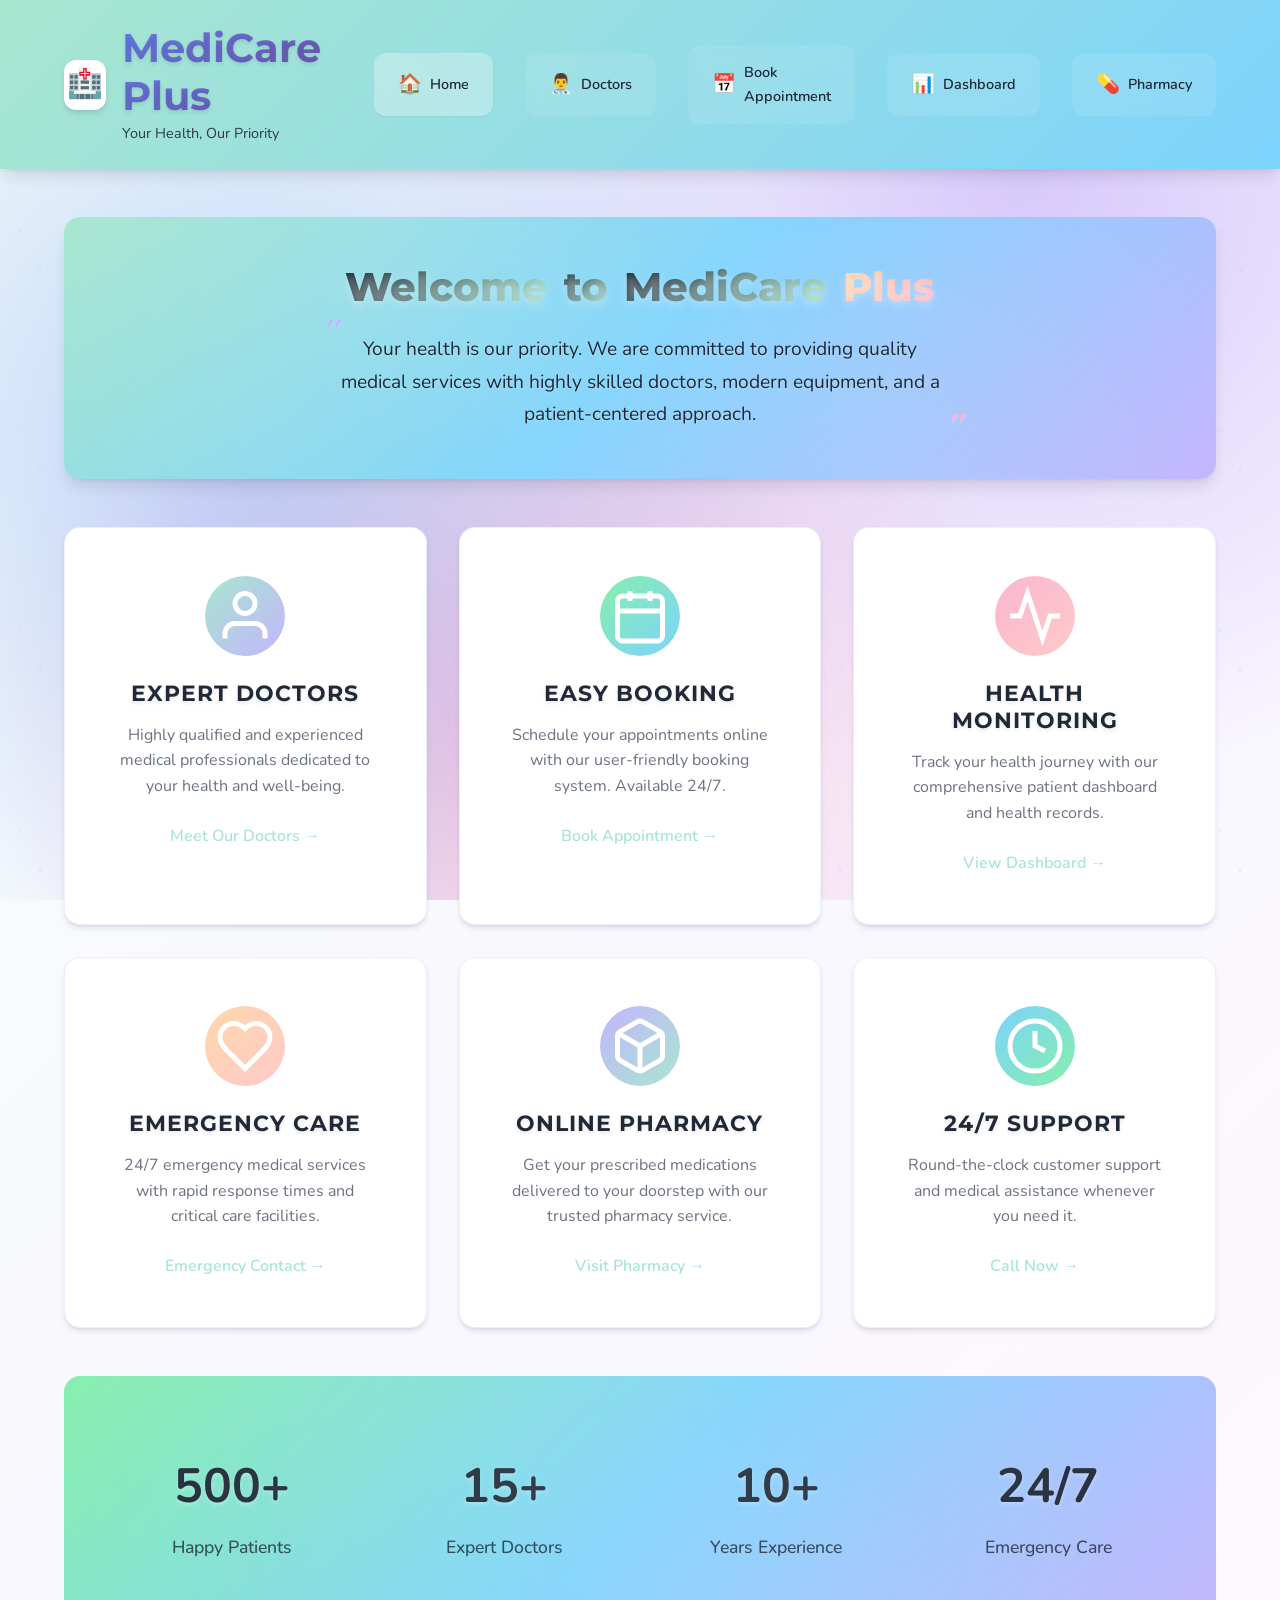
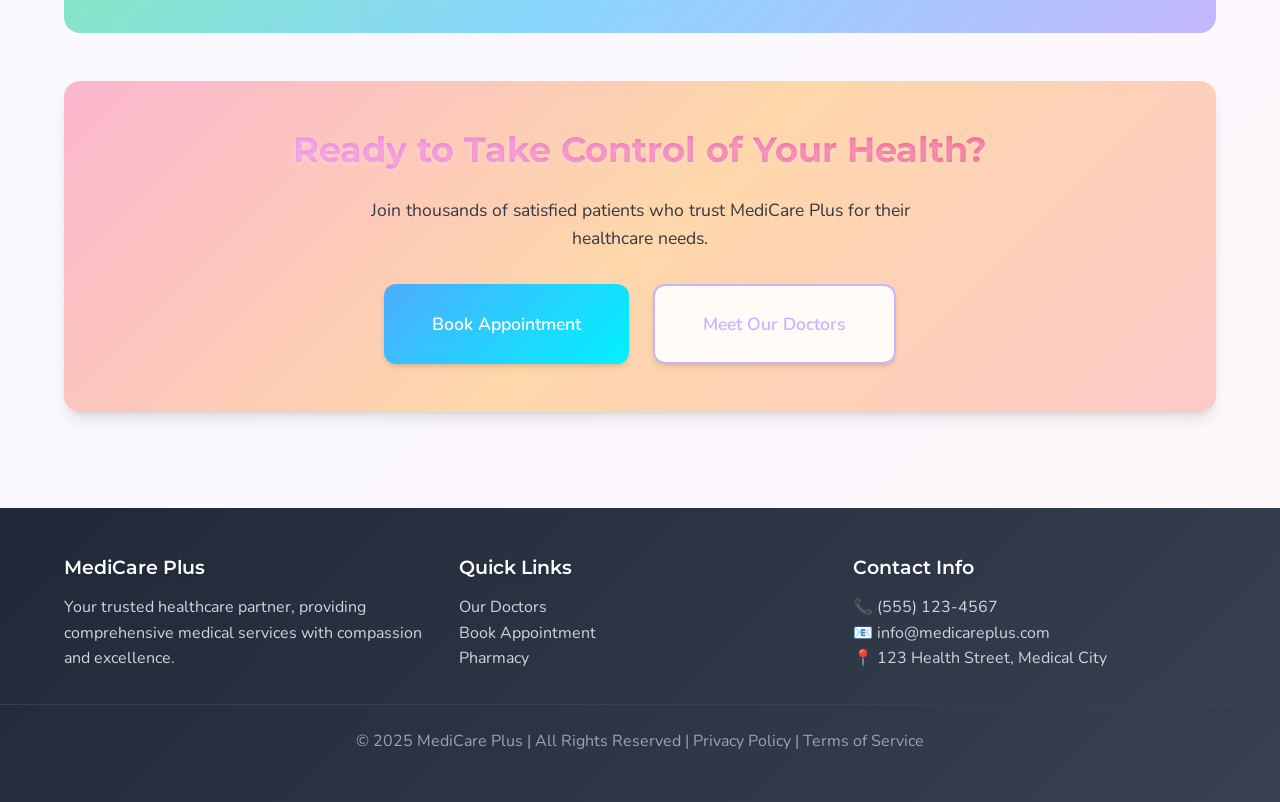
<file: Hospital-Management-System-main/HOSPITAL_MANAGEMENT_SYSTEM/index.html>
<!DOCTYPE html>
<html lang="en">
<head>
    <meta charset="UTF-8">
    <meta name="viewport" content="width=device-width, initial-scale=1.0">
    <title>Healthcare Clinic - Your Health, Our Priority</title>
    <link rel="stylesheet" href="styles.css">
    <link href="https://fonts.googleapis.com/css2?family=Montserrat:wght@300;400;500;600;700;800;900&family=Nunito:wght@300;400;500;600;700;800;900&family=Dancing+Script:wght@400;500;600;700&display=swap" rel="stylesheet">
    <link rel="icon" href="data:image/svg+xml,<svg xmlns='http://www.w3.org/2000/svg' viewBox='0 0 100 100'><text y='.9em' font-size='90'>🏥</text></svg>">
</head>
<body>
    <header>
        <div class="header-container">
            <div class="logo-section">
                <div class="logo"></div>
                <div>
                    <h1 class="hero">MediCare Plus</h1>
                    <p class="tagline">Your Health, Our Priority</p>
                </div>
        </div>
            <nav>
                <ul>
                    <li><a href="index.html" class="active">
                        <span class="nav-icon">🏠</span>
                        <span class="nav-text">Home</span>
                    </a></li>
                    <li><a href="doc.html">
                        <span class="nav-icon">👨‍⚕️</span>
                        <span class="nav-text">Doctors</span>
                    </a></li>
                    <li><a href="bapp.html">
                        <span class="nav-icon">📅</span>
                        <span class="nav-text">Book Appointment</span>
                    </a></li>
                    <li><a href="pd.html">
                        <span class="nav-icon">📊</span>
                        <span class="nav-text">Dashboard</span>
                    </a></li>
                    <li><a href="pharmacy.html">
                        <span class="nav-icon">💊</span>
                        <span class="nav-text">Pharmacy</span>
                    </a></li>
                </ul>
            </nav>
        </div>
    </header>

    <main>
        <div class="container">
            <section class="hero-section fade-in">
                <div class="hero-content">
                    <h2 class="hero-title">
                        <span class="title-word">Welcome</span>
                        <span class="title-word">to</span>
                        <span class="title-word">MediCare</span>
                        <span class="title-word accent">Plus</span>
                    </h2>
                    <p class="hero-subtitle">Your health is our priority. We are committed to providing quality medical services with highly skilled doctors, modern equipment, and a patient-centered approach.</p>
                </div>
            </section>

            <section class="features-section slide-up">
                <div class="features-grid">
                    <div class="feature-card">
                        <div class="feature-icon">
                            <svg width="60" height="60" viewBox="0 0 24 24" fill="none" stroke="currentColor" stroke-width="2">
                                <path d="M20 21v-2a4 4 0 0 0-4-4H8a4 4 0 0 0-4 4v2"/>
                                <circle cx="12" cy="7" r="4"/>
                            </svg>
                        </div>
                        <h3>Expert Doctors</h3>
                        <p>Highly qualified and experienced medical professionals dedicated to your health and well-being.</p>
                        <a href="doc.html" class="feature-link">Meet Our Doctors →</a>
                    </div>

                    <div class="feature-card">
                        <div class="feature-icon">
                            <svg width="60" height="60" viewBox="0 0 24 24" fill="none" stroke="currentColor" stroke-width="2">
                                <rect x="3" y="4" width="18" height="18" rx="2" ry="2"/>
                                <line x1="16" y1="2" x2="16" y2="6"/>
                                <line x1="8" y1="2" x2="8" y2="6"/>
                                <line x1="3" y1="10" x2="21" y2="10"/>
                            </svg>
                        </div>
                        <h3>Easy Booking</h3>
                        <p>Schedule your appointments online with our user-friendly booking system. Available 24/7.</p>
                        <a href="bapp.html" class="feature-link">Book Appointment →</a>
                    </div>

                    <div class="feature-card">
                        <div class="feature-icon">
                            <svg width="60" height="60" viewBox="0 0 24 24" fill="none" stroke="currentColor" stroke-width="2">
                                <path d="M22 12h-4l-3 9L9 3l-3 9H2"/>
                            </svg>
                        </div>
                        <h3>Health Monitoring</h3>
                        <p>Track your health journey with our comprehensive patient dashboard and health records.</p>
                        <a href="pd.html" class="feature-link">View Dashboard →</a>
                    </div>

                    <div class="feature-card">
                        <div class="feature-icon">
                            <svg width="60" height="60" viewBox="0 0 24 24" fill="none" stroke="currentColor" stroke-width="2">
                                <path d="M19 14c1.49-1.46 3-3.21 3-5.5A5.5 5.5 0 0 0 16.5 3c-1.76 0-3 .5-4.5 2-1.5-1.5-2.74-2-4.5-2A5.5 5.5 0 0 0 2 8.5c0 2.29 1.51 4.04 3 5.5l7 7z"/>
                            </svg>
                        </div>
                        <h3>Emergency Care</h3>
                        <p>24/7 emergency medical services with rapid response times and critical care facilities.</p>
                        <a href="bapp.html" class="feature-link">Emergency Contact →</a>
                    </div>

                    <div class="feature-card">
                        <div class="feature-icon">
                            <svg width="60" height="60" viewBox="0 0 24 24" fill="none" stroke="currentColor" stroke-width="2">
                                <path d="M21 16V8a2 2 0 0 0-1-1.73l-7-4a2 2 0 0 0-2 0l-7 4A2 2 0 0 0 3 8v8a2 2 0 0 0 1 1.73l7 4a2 2 0 0 0 2 0l7-4A2 2 0 0 0 21 16z"/>
                                <polyline points="3.27,6.96 12,12.01 20.73,6.96"/>
                                <line x1="12" y1="22.08" x2="12" y2="12"/>
                            </svg>
                        </div>
                        <h3>Online Pharmacy</h3>
                        <p>Get your prescribed medications delivered to your doorstep with our trusted pharmacy service.</p>
                        <a href="pharmacy.html" class="feature-link">Visit Pharmacy →</a>
                    </div>

                    <div class="feature-card">
                        <div class="feature-icon">
                            <svg width="60" height="60" viewBox="0 0 24 24" fill="none" stroke="currentColor" stroke-width="2">
                                <circle cx="12" cy="12" r="10"/>
                                <polyline points="12,6 12,12 16,14"/>
                            </svg>
                        </div>
                        <h3>24/7 Support</h3>
                        <p>Round-the-clock customer support and medical assistance whenever you need it.</p>
                        <a href="tel:+5551234567" class="feature-link">Call Now →</a>
                    </div>
                </div>
            </section>

            <section class="stats-section slide-up">
                <div class="stats-container">
                    <div class="stat-item">
                        <div class="stat-number">500+</div>
                        <div class="stat-label">Happy Patients</div>
                    </div>
                    <div class="stat-item">
                        <div class="stat-number">15+</div>
                        <div class="stat-label">Expert Doctors</div>
                    </div>
                    <div class="stat-item">
                        <div class="stat-number">10+</div>
                        <div class="stat-label">Years Experience</div>
                    </div>
                    <div class="stat-item">
                        <div class="stat-number">24/7</div>
                        <div class="stat-label">Emergency Care</div>
                    </div>
                </div>
            </section>

            <section class="cta-section fade-in">
                <div class="cta-content">
                    <h2>Ready to Take Control of Your Health?</h2>
                    <p>Join thousands of satisfied patients who trust MediCare Plus for their healthcare needs.</p>
                    <div class="cta-buttons">
                        <a href="bapp.html" class="cta-primary">Book Appointment</a>
                        <a href="doc.html" class="cta-secondary">Meet Our Doctors</a>
                    </div>
                </div>
            </section>
        </div>
    </main>

    <footer>
        <div class="footer-content">
            <div class="footer-section">
                <h3>MediCare Plus</h3>
                <p>Your trusted healthcare partner, providing comprehensive medical services with compassion and excellence.</p>
            </div>
            <div class="footer-section">
                <h3>Quick Links</h3>
                <p><a href="doc.html">Our Doctors</a></p>
                <p><a href="bapp.html">Book Appointment</a></p>
                <p><a href="pharmacy.html">Pharmacy</a></p>
            </div>
            <div class="footer-section">
                <h3>Contact Info</h3>
                <p>📞 (555) 123-4567</p>
                <p>📧 info@medicareplus.com</p>
                <p>📍 123 Health Street, Medical City</p>
            </div>
        </div>
        <div class="footer-bottom">
            <p>© 2025 MediCare Plus | All Rights Reserved | Privacy Policy | Terms of Service</p>
        </div>
    </footer>
</body>
</html>
</file>
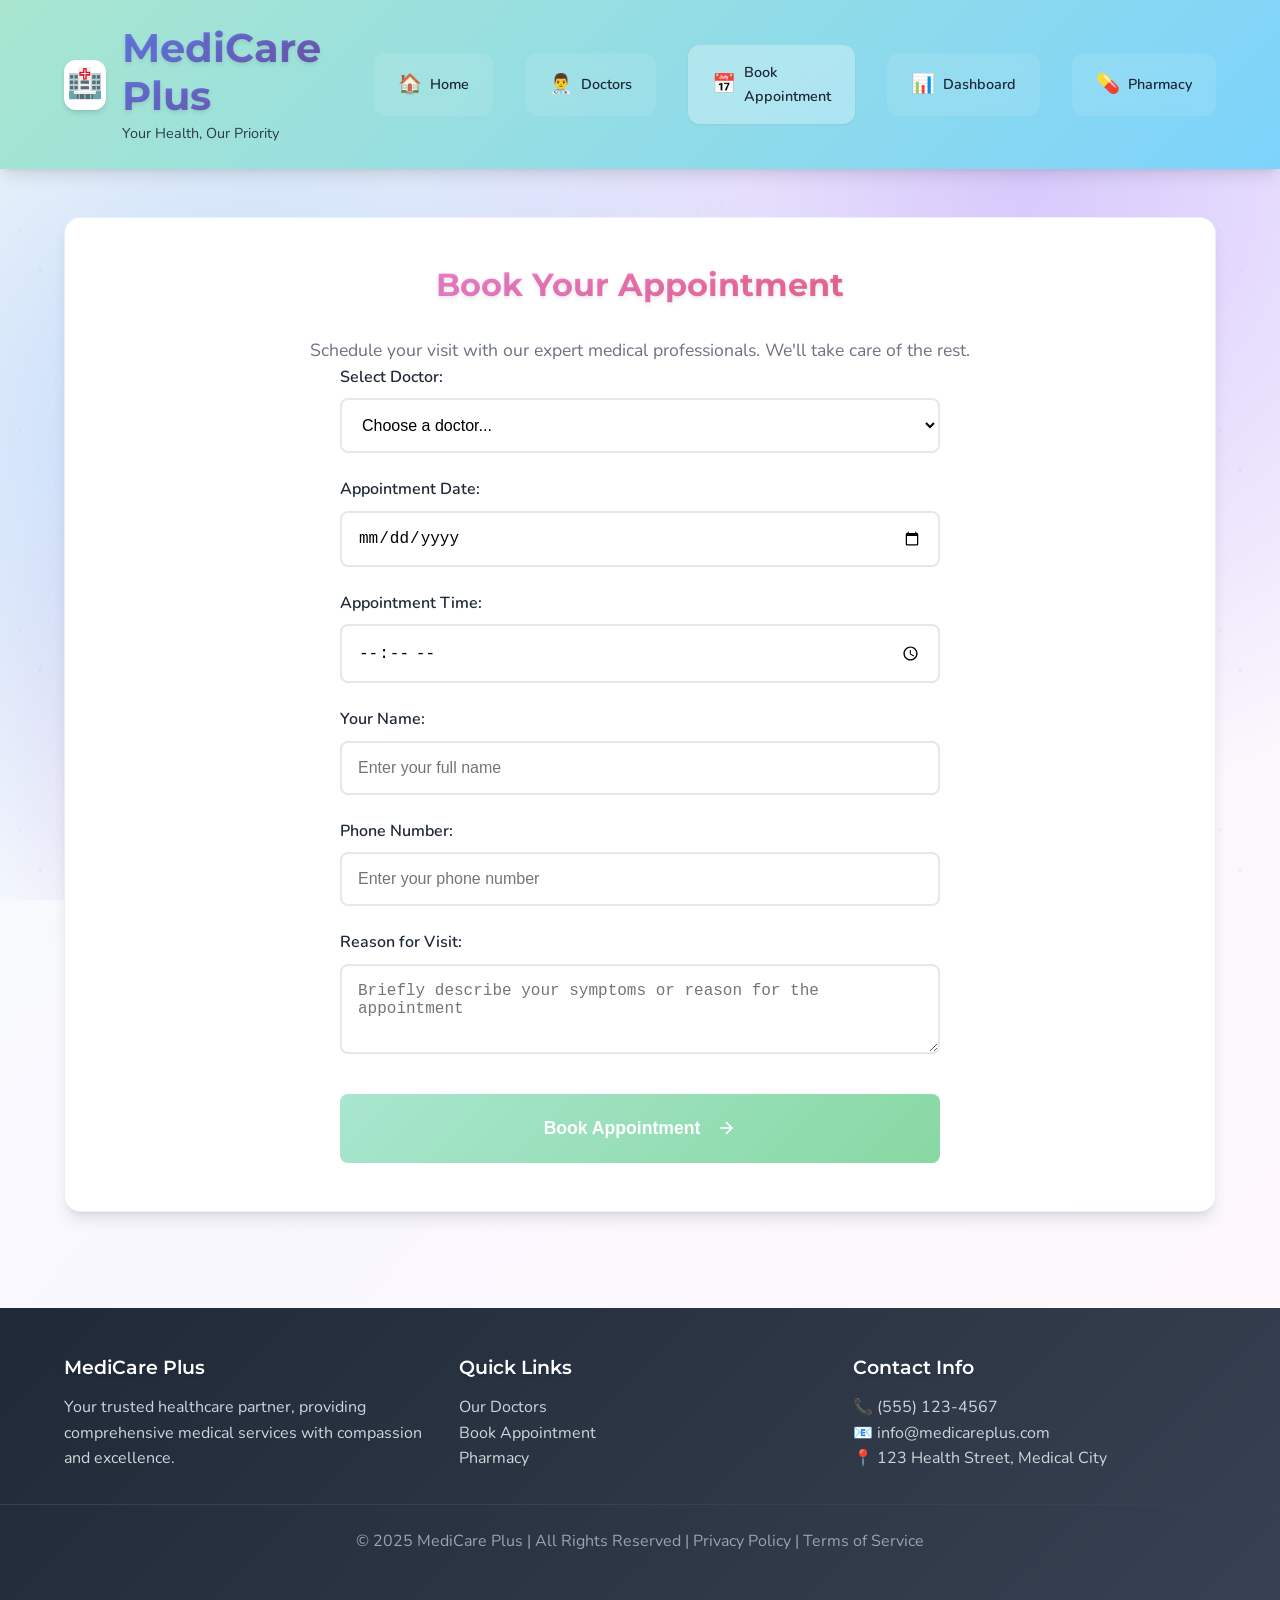
<file: Hospital-Management-System-main/HOSPITAL_MANAGEMENT_SYSTEM/bapp.html>
<!DOCTYPE html>
<html lang="en">
<head>
    <meta charset="UTF-8">
    <meta name="viewport" content="width=device-width, initial-scale=1.0">
    <title>Book Appointment - MediCare Plus</title>
    <link rel="stylesheet" href="styles.css">
    <link href="https://fonts.googleapis.com/css2?family=Montserrat:wght@300;400;500;600;700;800;900&family=Nunito:wght@300;400;500;600;700;800;900&family=Dancing+Script:wght@400;500;600;700&display=swap" rel="stylesheet">
    <link rel="icon" href="data:image/svg+xml,<svg xmlns='http://www.w3.org/2000/svg' viewBox='0 0 100 100'><text y='.9em' font-size='90'>🏥</text></svg>">
</head>
<body>
    <header>
        <div class="header-container">
            <div class="logo-section">
                <div class="logo"></div>
                <div>
                    <h1 class="hero">MediCare Plus</h1>
                    <p class="tagline">Your Health, Our Priority</p>
                </div>
            </div>
            <nav>
                <ul>
                    <li><a href="index.html">
                        <span class="nav-icon">🏠</span>
                        <span class="nav-text">Home</span>
                    </a></li>
                    <li><a href="doc.html">
                        <span class="nav-icon">👨‍⚕️</span>
                        <span class="nav-text">Doctors</span>
                    </a></li>
                    <li><a href="bapp.html" class="active">
                        <span class="nav-icon">📅</span>
                        <span class="nav-text">Book Appointment</span>
                    </a></li>
                    <li><a href="pd.html">
                        <span class="nav-icon">📊</span>
                        <span class="nav-text">Dashboard</span>
                    </a></li>
                    <li><a href="pharmacy.html">
                        <span class="nav-icon">💊</span>
                        <span class="nav-text">Pharmacy</span>
                    </a></li>
                </ul>
            </nav>
        </div>
    </header>

    <main>
        <div class="container">
            <section id="bappoin" class="fade-in">
                <div class="section-header">
                    <h2 class="text-center mb-lg">Book Your Appointment</h2>
                    <p class="text-center mb-xl" style="color: var(--light-text); font-size: 1.1rem;">Schedule your visit with our expert medical professionals. We'll take care of the rest.</p>
                </div>
                <form id="appointment-form" class="appointment-form">
                    <div class="form-group">
                        <label for="doctor">Select Doctor:</label>
                        <select id="doctor" name="doctor" required>
                            <option value="">Choose a doctor...</option>
                            <option value="Dr. John David">Dr. John David - Orthopedic Surgeon</option>
                            <option value="Dr. Emily White">Dr. Emily White - Pediatrician</option>
                            <option value="Dr. Mark Johnson">Dr. Mark Johnson - Cardiologist</option>
                            <option value="Dr. Sarah Joy">Dr. Sarah Joy - Dermatologist</option>
                            <option value="Dr. James Brown">Dr. James Brown - Neurologist</option>
                            <option value="Dr. Lisa Green">Dr. Lisa Green - Gynecologist</option>
                            <option value="Dr. Michael Chen">Dr. Michael Chen - Oncologist</option>
                            <option value="Dr. Anna Rodriguez">Dr. Anna Rodriguez - Psychiatrist</option>
                            <option value="Dr. David Wilson">Dr. David Wilson - Urologist</option>
                            <option value="Dr. Maria Garcia">Dr. Maria Garcia - Endocrinologist</option>
                            <option value="Dr. Robert Taylor">Dr. Robert Taylor - Gastroenterologist</option>
                        </select>
                    </div>

                    <div class="form-group">
                        <label for="date">Appointment Date:</label>
                        <input type="date" id="date" name="date" required>
                    </div>

                    <div class="form-group">
                        <label for="time">Appointment Time:</label>
                        <input type="time" id="time" name="time" required>
                    </div>

                    <div class="form-group">
                        <label for="patient-name">Your Name:</label>
                        <input type="text" id="patient-name" name="name" placeholder="Enter your full name" required>
                    </div>

                    <div class="form-group">
                        <label for="phone">Phone Number:</label>
                        <input type="tel" id="phone" name="phone" placeholder="Enter your phone number" required>
                    </div>

                    <div class="form-group">
                        <label for="reason">Reason for Visit:</label>
                        <textarea id="reason" name="reason" placeholder="Briefly describe your symptoms or reason for the appointment" rows="3"></textarea>
                    </div>

                    <button type="submit" class="submit-btn">
                        <span>Book Appointment</span>
                        <svg width="20" height="20" viewBox="0 0 24 24" fill="none" stroke="currentColor" stroke-width="2">
                            <path d="M5 12h14M12 5l7 7-7 7"/>
                        </svg>
                    </button>
                </form>
            </section>
        </div>
    </main>

    <footer>
        <div class="footer-content">
            <div class="footer-section">
                <h3>MediCare Plus</h3>
                <p>Your trusted healthcare partner, providing comprehensive medical services with compassion and excellence.</p>
            </div>
            <div class="footer-section">
                <h3>Quick Links</h3>
                <p><a href="doc.html">Our Doctors</a></p>
                <p><a href="bapp.html">Book Appointment</a></p>
                <p><a href="pharmacy.html">Pharmacy</a></p>
            </div>
            <div class="footer-section">
                <h3>Contact Info</h3>
                <p>📞 (555) 123-4567</p>
                <p>📧 info@medicareplus.com</p>
                <p>📍 123 Health Street, Medical City</p>
            </div>
        </div>
        <div class="footer-bottom">
            <p>© 2025 MediCare Plus | All Rights Reserved | Privacy Policy | Terms of Service</p>
        </div>
    </footer>

    <script src="script.js"></script>
</body>
</html>
</file>
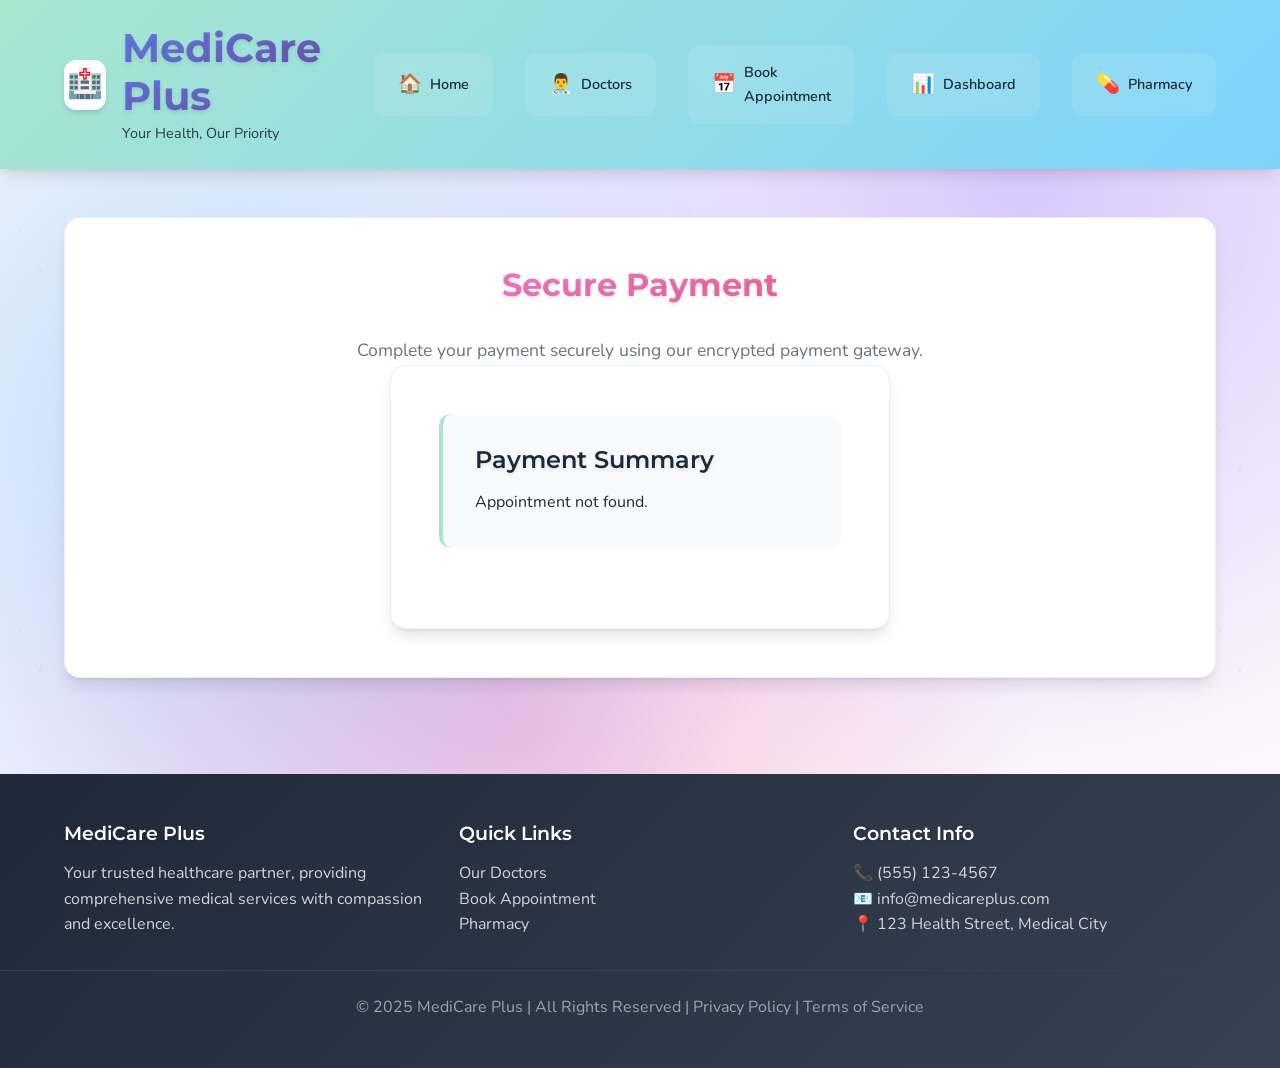
<file: Hospital-Management-System-main/HOSPITAL_MANAGEMENT_SYSTEM/payment.html>
<!DOCTYPE html>
<html lang="en">
<head>
    <meta charset="UTF-8">
    <meta name="viewport" content="width=device-width, initial-scale=1.0">
    <title>Payment - MediCare Plus</title>
    <link rel="stylesheet" href="styles.css">
    <link href="https://fonts.googleapis.com/css2?family=Montserrat:wght@300;400;500;600;700;800;900&family=Nunito:wght@300;400;500;600;700;800;900&family=Dancing+Script:wght@400;500;600;700&display=swap" rel="stylesheet">
    <link rel="icon" href="data:image/svg+xml,<svg xmlns='http://www.w3.org/2000/svg' viewBox='0 0 100 100'><text y='.9em' font-size='90'>🏥</text></svg>">
</head>
<body>
    <header>
        <div class="header-container">
            <div class="logo-section">
                <div class="logo"></div>
                <div>
                    <h1 class="hero">MediCare Plus</h1>
                    <p class="tagline">Your Health, Our Priority</p>
                </div>
            </div>
            <nav>
                <ul>
                    <li><a href="index.html">
                        <span class="nav-icon">🏠</span>
                        <span class="nav-text">Home</span>
                    </a></li>
                    <li><a href="doc.html">
                        <span class="nav-icon">👨‍⚕️</span>
                        <span class="nav-text">Doctors</span>
                    </a></li>
                    <li><a href="bapp.html">
                        <span class="nav-icon">📅</span>
                        <span class="nav-text">Book Appointment</span>
                    </a></li>
                    <li><a href="pd.html">
                        <span class="nav-icon">📊</span>
                        <span class="nav-text">Dashboard</span>
                    </a></li>
                    <li><a href="pharmacy.html">
                        <span class="nav-icon">💊</span>
                        <span class="nav-text">Pharmacy</span>
                    </a></li>
                </ul>
            </nav>
        </div>
    </header>

    <main>
        <div class="container">
            <section id="pay" class="fade-in">
                <div class="payment-header">
                    <h2 class="text-center mb-lg">Secure Payment</h2>
                    <p class="text-center mb-xl" style="color: var(--light-text); font-size: 1.1rem;">Complete your payment securely using our encrypted payment gateway.</p>
                </div>
                
                <div class="pay-card">
                    <div class="payment-summary">
                        <h3>Payment Summary</h3>
                        <div class="summary" id="payment-summary">Loading appointment...</div>
                    </div>
                    
                    <form id="payment-form" class="payment-form">
                        <div class="form-group">
                            <label for="card-name">Name on Card</label>
                            <input id="card-name" type="text" placeholder="Full name as on card" required>
                        </div>
                        
                        <div class="form-group">
                            <label for="card-number">Card Number</label>
                            <input id="card-number" type="text" inputmode="numeric" maxlength="19" placeholder="1234 5678 9012 3456" required>
                        </div>
                        
                        <div class="row">
                            <div class="form-group">
                                <label for="card-exp">Expiry Date</label>
                                <input id="card-exp" type="text" inputmode="numeric" maxlength="5" placeholder="MM/YY" required>
                            </div>
                            <div class="form-group">
                                <label for="card-cvv">CVV</label>
                                <input id="card-cvv" type="password" inputmode="numeric" maxlength="4" placeholder="123" required>
                            </div>
                        </div>
                        
                        <div class="form-group">
                            <label for="billing-address">Billing Address</label>
                            <textarea id="billing-address" placeholder="Enter your billing address" rows="3"></textarea>
                        </div>
                        
                        <div class="payment-methods">
                            <h4>Payment Methods</h4>
                            <div class="method-options">
                                <label class="method-option">
                                    <input type="radio" name="payment-method" value="card" checked>
                                    <span class="method-icon">💳</span>
                                    <span>Credit/Debit Card</span>
                                </label>
                                <label class="method-option">
                                    <input type="radio" name="payment-method" value="upi">
                                    <span class="method-icon">📱</span>
                                    <span>UPI</span>
                                </label>
                                <label class="method-option">
                                    <input type="radio" name="payment-method" value="netbanking">
                                    <span class="method-icon">🏦</span>
                                    <span>Net Banking</span>
                                </label>
                            </div>
                        </div>
                        
                        <button type="submit" class="pay-now-btn">
                            <span>Pay Now</span>
                            <svg width="20" height="20" viewBox="0 0 24 24" fill="none" stroke="currentColor" stroke-width="2">
                                <path d="M5 12h14M12 5l7 7-7 7"/>
                            </svg>
                        </button>
                    </form>
                </div>
            </section>
        </div>
    </main>

    <footer>
        <div class="footer-content">
            <div class="footer-section">
                <h3>MediCare Plus</h3>
                <p>Your trusted healthcare partner, providing comprehensive medical services with compassion and excellence.</p>
            </div>
            <div class="footer-section">
                <h3>Quick Links</h3>
                <p><a href="doc.html">Our Doctors</a></p>
                <p><a href="bapp.html">Book Appointment</a></p>
                <p><a href="pharmacy.html">Pharmacy</a></p>
            </div>
            <div class="footer-section">
                <h3>Contact Info</h3>
                <p>📞 (555) 123-4567</p>
                <p>📧 info@medicareplus.com</p>
                <p>📍 123 Health Street, Medical City</p>
            </div>
        </div>
        <div class="footer-bottom">
            <p>© 2025 MediCare Plus | All Rights Reserved | Privacy Policy | Terms of Service</p>
        </div>
    </footer>

    <script src="script.js"></script>
</body>
</html>
</file>
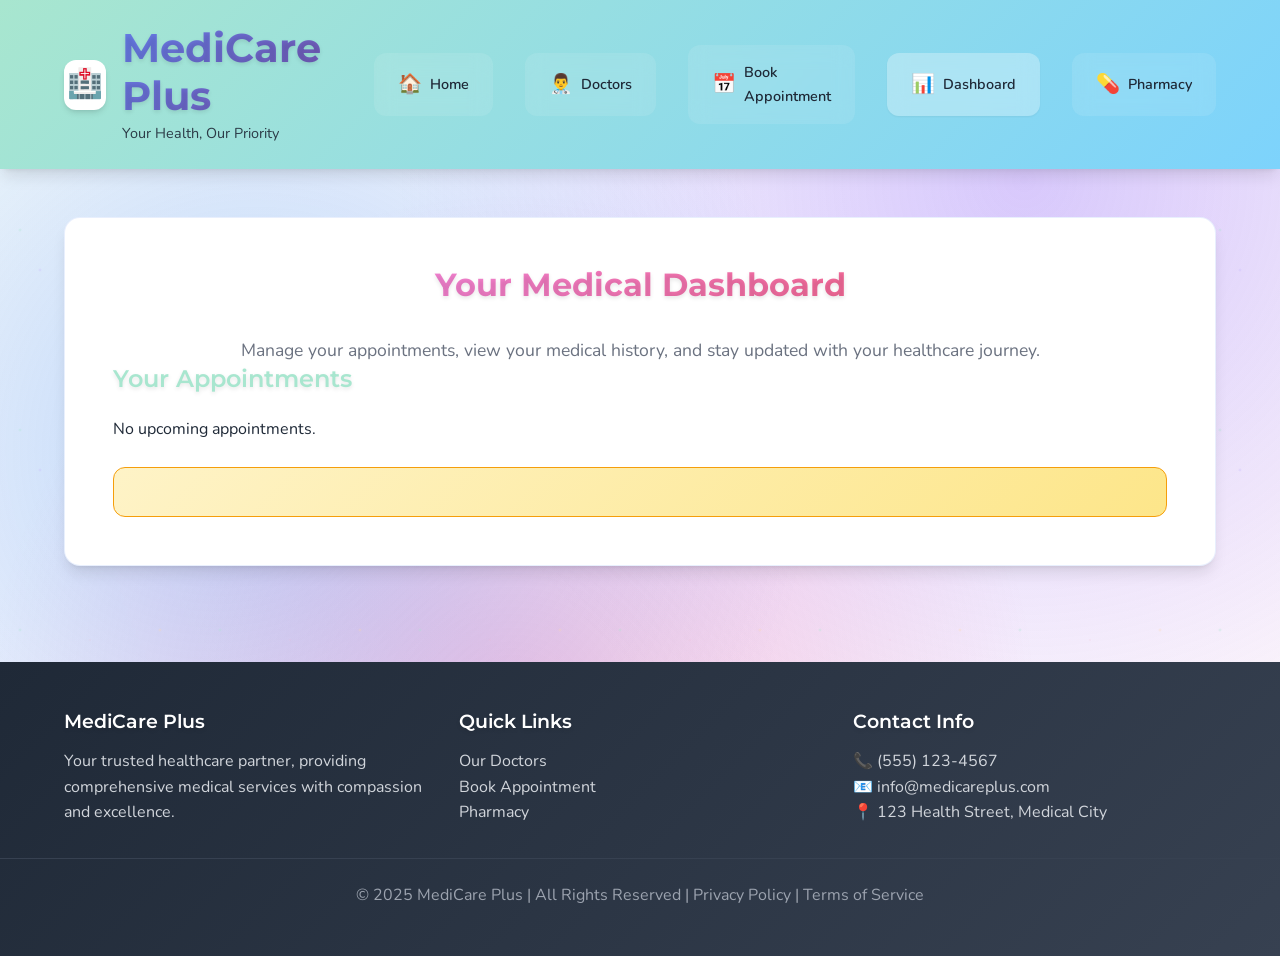
<file: Hospital-Management-System-main/HOSPITAL_MANAGEMENT_SYSTEM/pd.html>
<!DOCTYPE html>
<html lang="en">
<head>
    <meta charset="UTF-8">
    <meta name="viewport" content="width=device-width, initial-scale=1.0">
    <title>Patient Dashboard - MediCare Plus</title>
    <link rel="stylesheet" href="styles.css">
    <link href="https://fonts.googleapis.com/css2?family=Montserrat:wght@300;400;500;600;700;800;900&family=Nunito:wght@300;400;500;600;700;800;900&family=Dancing+Script:wght@400;500;600;700&display=swap" rel="stylesheet">
    <link rel="icon" href="data:image/svg+xml,<svg xmlns='http://www.w3.org/2000/svg' viewBox='0 0 100 100'><text y='.9em' font-size='90'>🏥</text></svg>">
</head>
<body>
    <header>
        <div class="header-container">
            <div class="logo-section">
                <div class="logo"></div>
                <div>
                    <h1 class="hero">MediCare Plus</h1>
                    <p class="tagline">Your Health, Our Priority</p>
                </div>
            </div>
            <nav>
                <ul>
                    <li><a href="index.html">
                        <span class="nav-icon">🏠</span>
                        <span class="nav-text">Home</span>
                    </a></li>
                    <li><a href="doc.html">
                        <span class="nav-icon">👨‍⚕️</span>
                        <span class="nav-text">Doctors</span>
                    </a></li>
                    <li><a href="bapp.html">
                        <span class="nav-icon">📅</span>
                        <span class="nav-text">Book Appointment</span>
                    </a></li>
                    <li><a href="pd.html" class="active">
                        <span class="nav-icon">📊</span>
                        <span class="nav-text">Dashboard</span>
                    </a></li>
                    <li><a href="pharmacy.html">
                        <span class="nav-icon">💊</span>
                        <span class="nav-text">Pharmacy</span>
                    </a></li>
                </ul>
            </nav>
        </div>
    </header>

    <main>
        <div class="container">
            <section id="pdash" class="fade-in">
                <div class="dashboard-header">
                    <h2 class="text-center mb-lg">Your Medical Dashboard</h2>
                    <p class="text-center mb-xl" style="color: var(--light-text); font-size: 1.1rem;">Manage your appointments, view your medical history, and stay updated with your healthcare journey.</p>
           

                <div class="appointments-section">
                    <h3 class="mb-md">Your Appointments</h3>
                    <ul id="appointment-list" class="appointment-list">
                        <li class="no-appointments">
                            <div class="empty-state">
                                <div class="empty-icon">📋</div>
                                <h4>No appointments scheduled</h4>
                                <p>Book your first appointment to get started with your healthcare journey.</p>
                                <a href="bapp.html" class="cta-button">Book Appointment</a>
                            </div>
                        </li>
                    </ul>
                    <div id="reminder-message" class="reminder-message"></div>
                </div>
            </section>
        </div>
    </main>

    <footer>
        <div class="footer-content">
            <div class="footer-section">
                <h3>MediCare Plus</h3>
                <p>Your trusted healthcare partner, providing comprehensive medical services with compassion and excellence.</p>
            </div>
            <div class="footer-section">
                <h3>Quick Links</h3>
                <p><a href="doc.html">Our Doctors</a></p>
                <p><a href="bapp.html">Book Appointment</a></p>
                <p><a href="pharmacy.html">Pharmacy</a></p>
            </div>
            <div class="footer-section">
                <h3>Contact Info</h3>
                <p>📞 (555) 123-4567</p>
                <p>📧 info@medicareplus.com</p>
                <p>📍 123 Health Street, Medical City</p>
            </div>
        </div>
        <div class="footer-bottom">
            <p>© 2025 MediCare Plus | All Rights Reserved | Privacy Policy | Terms of Service</p>
        </div>
    </footer>

    <script src="script.js"></script>
</body>
</html>
</file>
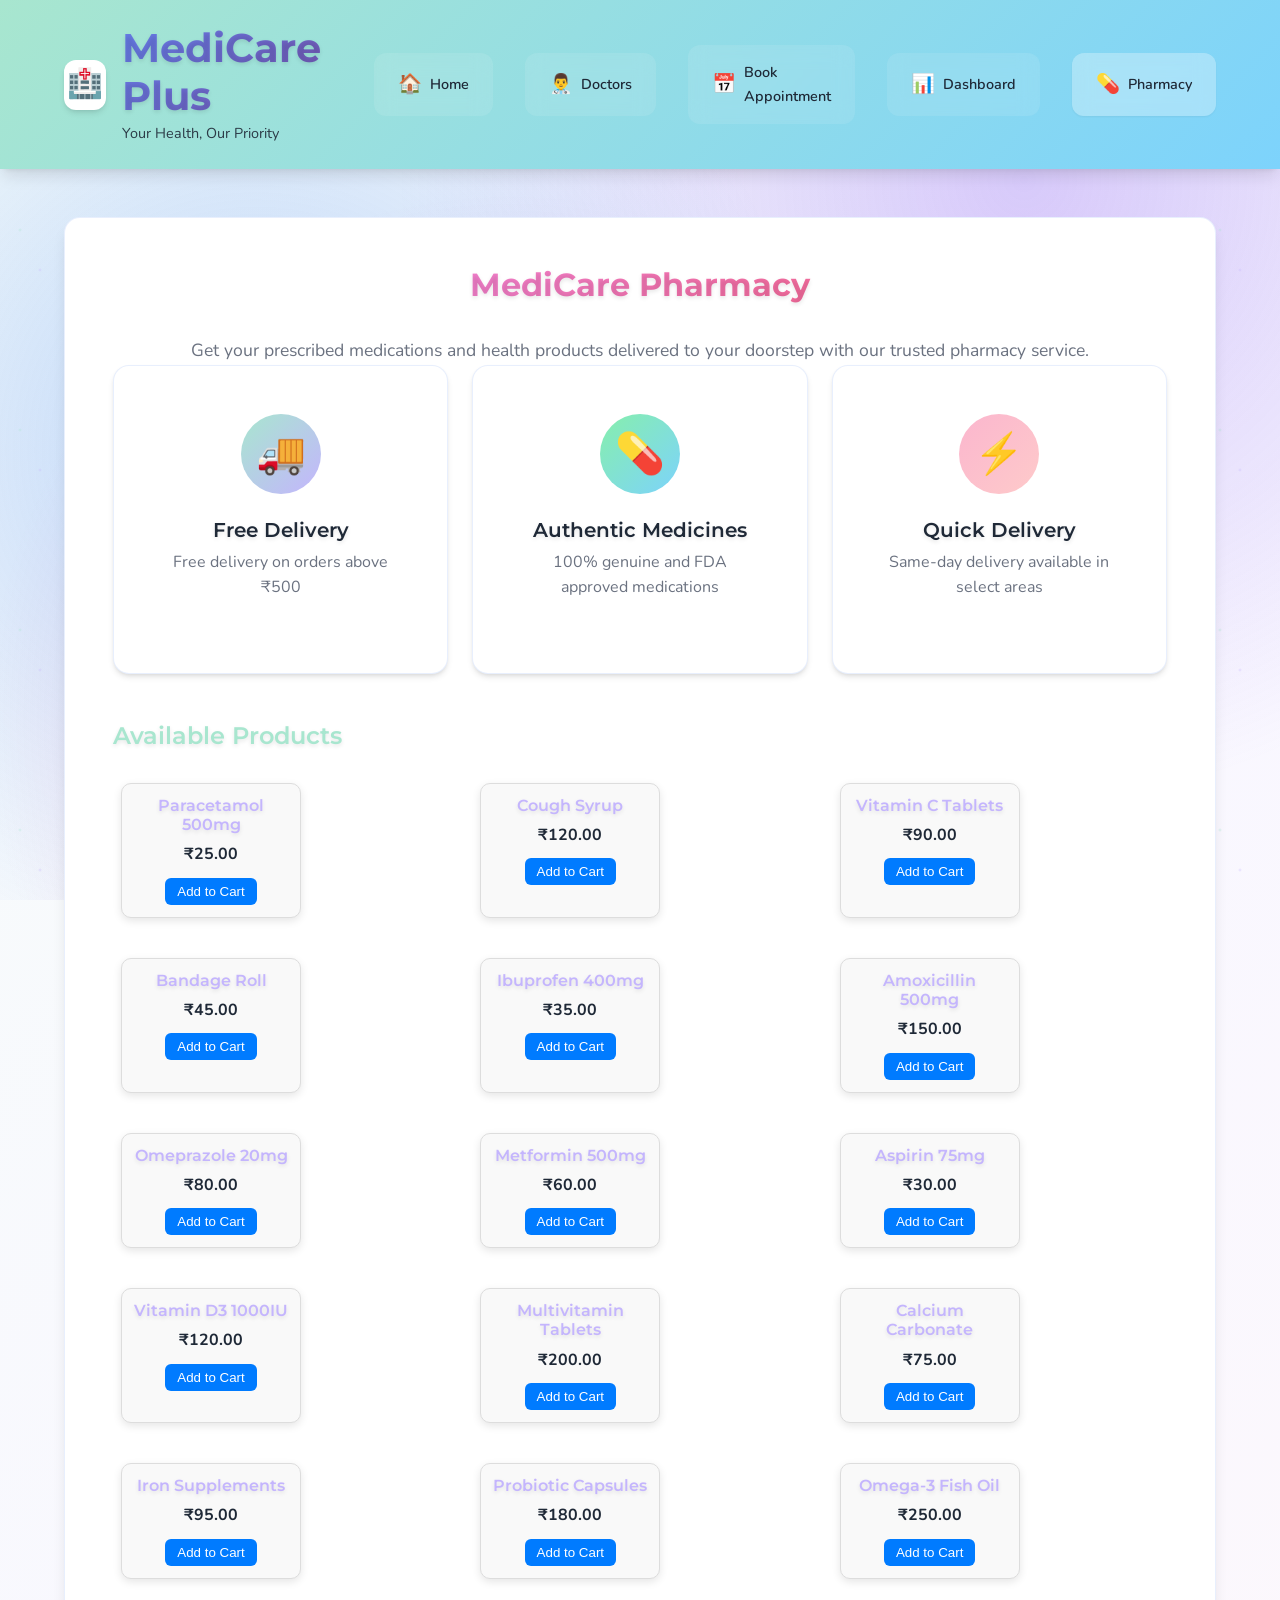
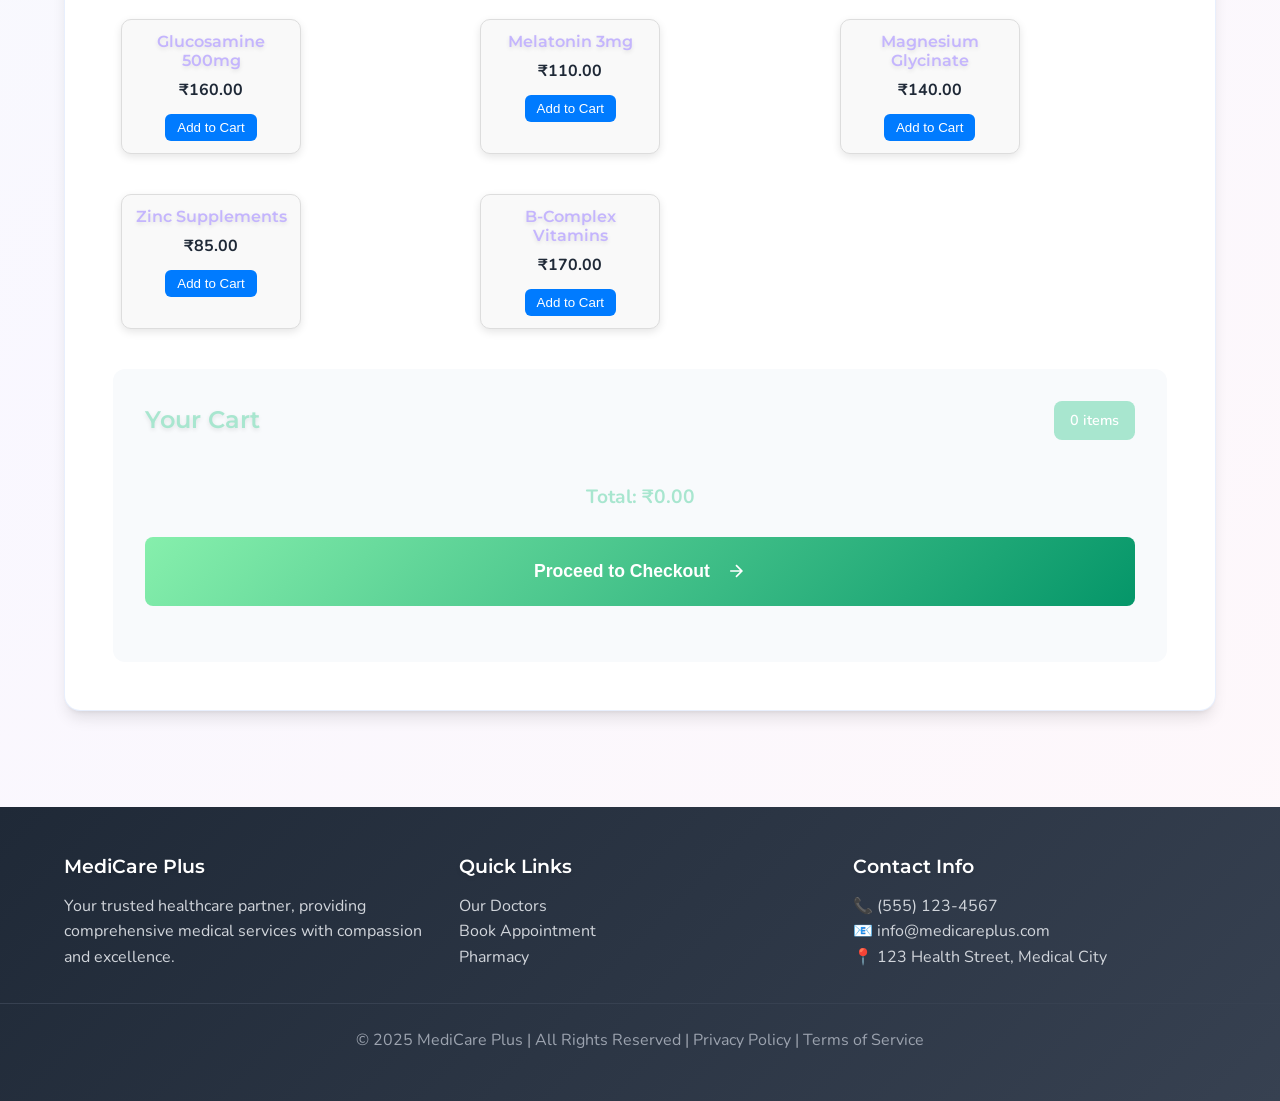
<file: Hospital-Management-System-main/HOSPITAL_MANAGEMENT_SYSTEM/pharmacy.html>
<!DOCTYPE html>
<html lang="en">
<head>
    <meta charset="UTF-8">
    <meta name="viewport" content="width=device-width, initial-scale=1.0">
    <title>Pharmacy - MediCare Plus</title>
    <link rel="stylesheet" href="styles.css">
    <link href="https://fonts.googleapis.com/css2?family=Montserrat:wght@300;400;500;600;700;800;900&family=Nunito:wght@300;400;500;600;700;800;900&family=Dancing+Script:wght@400;500;600;700&display=swap" rel="stylesheet">
    <link rel="icon" href="data:image/svg+xml,<svg xmlns='http://www.w3.org/2000/svg' viewBox='0 0 100 100'><text y='.9em' font-size='90'>🏥</text></svg>">
</head>
<body>
    <header>
        <div class="header-container">
            <div class="logo-section">
                <div class="logo"></div>
                <div>
                    <h1 class="hero">MediCare Plus</h1>
                    <p class="tagline">Your Health, Our Priority</p>
                </div>
            </div>
            <nav>
                <ul>
                    <li><a href="index.html">
                        <span class="nav-icon">🏠</span>
                        <span class="nav-text">Home</span>
                    </a></li>
                    <li><a href="doc.html">
                        <span class="nav-icon">👨‍⚕️</span>
                        <span class="nav-text">Doctors</span>
                    </a></li>
                    <li><a href="bapp.html">
                        <span class="nav-icon">📅</span>
                        <span class="nav-text">Book Appointment</span>
                    </a></li>
                    <li><a href="pd.html">
                        <span class="nav-icon">📊</span>
                        <span class="nav-text">Dashboard</span>
                    </a></li>
                    <li><a href="pharmacy.html" class="active">
                        <span class="nav-icon">💊</span>
                        <span class="nav-text">Pharmacy</span>
                    </a></li>
                </ul>
            </nav>
        </div>
    </header>

    <main>
        <div class="container">
            <section class="pharmacy fade-in">
                <div class="pharmacy-header">
                    <h2 class="text-center mb-lg">MediCare Pharmacy</h2>
                    <p class="text-center mb-xl" style="color: var(--light-text); font-size: 1.1rem;">Get your prescribed medications and health products delivered to your doorstep with our trusted pharmacy service.</p>
                </div>
                
                <div class="pharmacy-features">
                    <div class="feature-card">
                        <div class="feature-icon">🚚</div>
                        <h4>Free Delivery</h4>
                        <p>Free delivery on orders above ₹500</p>
                    </div>
                    <div class="feature-card">
                        <div class="feature-icon">💊</div>
                        <h4>Authentic Medicines</h4>
                        <p>100% genuine and FDA approved medications</p>
                    </div>
                    <div class="feature-card">
                        <div class="feature-icon">⚡</div>
                        <h4>Quick Delivery</h4>
                        <p>Same-day delivery available in select areas</p>
                    </div>
                </div>

                <div class="products-section">
                    <h3 class="mb-md">Available Products</h3>
                    <div class="products" id="pharmacy-products"></div>
                </div>
                
                <div class="cart">
                    <div class="cart-header">
                        <h3>Your Cart</h3>
                        <span class="cart-count" id="cart-count">0 items</span>
                    </div>
                    <ul id="cart-items" class="cart-items"></ul>
                    <div class="cart-summary">
                        <div class="cart-total">
                            <span>Total: ₹<span id="cart-total">0.00</span></span>
                        </div>
                        <button id="checkout-btn" class="checkout-btn">
                            <span>Proceed to Checkout</span>
                            <svg width="20" height="20" viewBox="0 0 24 24" fill="none" stroke="currentColor" stroke-width="2">
                                <path d="M5 12h14M12 5l7 7-7 7"/>
                            </svg>
                        </button>
                    </div>
                </div>
            </section>
        </div>
    </main>

    <footer>
        <div class="footer-content">
            <div class="footer-section">
                <h3>MediCare Plus</h3>
                <p>Your trusted healthcare partner, providing comprehensive medical services with compassion and excellence.</p>
            </div>
            <div class="footer-section">
                <h3>Quick Links</h3>
                <p><a href="doc.html">Our Doctors</a></p>
                <p><a href="bapp.html">Book Appointment</a></p>
                <p><a href="pharmacy.html">Pharmacy</a></p>
            </div>
            <div class="footer-section">
                <h3>Contact Info</h3>
                <p>📞 (555) 123-4567</p>
                <p>📧 info@medicareplus.com</p>
                <p>📍 123 Health Street, Medical City</p>
            </div>
        </div>
        <div class="footer-bottom">
            <p>© 2025 MediCare Plus | All Rights Reserved | Privacy Policy | Terms of Service</p>
        </div>
    </footer>

    <script src="script.js"></script>
</body>
</html>
</file>
<file: Hospital-Management-System-main/HOSPITAL_MANAGEMENT_SYSTEM/styles.css>
/* Professional Healthcare Website CSS */
/* Modern Design System with Healthcare Branding */

:root {
    /* Light Healthcare Color Palette */
    --primary-blue: #a8e6cf;
    --primary-blue-dark: #88d8a3;
    --secondary-teal: #7dd3fc;
    --accent-green: #86efac;
    --accent-purple: #c4b5fd;
    --accent-pink: #fbb6ce;
    --accent-orange: #fed7aa;
    --accent-red: #fecaca;
    --neutral-gray: #6b7280;
    --light-gray: #f8fafc;
    --white: #ffffff;
    --dark-text: #1f2937;
    --light-text: #6b7280;
    --gradient-primary: linear-gradient(135deg, #667eea 0%, #764ba2 100%);
    --gradient-secondary: linear-gradient(135deg, #f093fb 0%, #f5576c 100%);
    --gradient-tertiary: linear-gradient(135deg, #4facfe 0%, #00f2fe 100%);
    
    /* Typography */
    --font-primary: 'Nunito', 'Inter', 'Segoe UI', Tahoma, Geneva, Verdana, sans-serif;
    --font-heading: 'Montserrat', 'Poppins', 'Inter', sans-serif;
    --font-accent: 'Dancing Script', 'cursive', sans-serif;
    
    /* Spacing */
    --spacing-xs: 0.5rem;
    --spacing-sm: 1rem;
    --spacing-md: 1.5rem;
    --spacing-lg: 2rem;
    --spacing-xl: 3rem;
    
    /* Shadows */
    --shadow-sm: 0 1px 2px 0 rgb(0 0 0 / 0.05);
    --shadow-md: 0 4px 6px -1px rgb(0 0 0 / 0.1), 0 2px 4px -2px rgb(0 0 0 / 0.1);
    --shadow-lg: 0 10px 15px -3px rgb(0 0 0 / 0.1), 0 4px 6px -4px rgb(0 0 0 / 0.1);
    --shadow-xl: 0 20px 25px -5px rgb(0 0 0 / 0.1), 0 8px 10px -6px rgb(0 0 0 / 0.1);
    
    /* Border Radius */
    --radius-sm: 0.375rem;
    --radius-md: 0.5rem;
    --radius-lg: 0.75rem;
    --radius-xl: 1rem;
}

/* Reset and Base Styles */
* {
    margin: 0;
    padding: 0;
    box-sizing: border-box;
}

html {
    scroll-behavior: smooth;
}

body {
    font-family: var(--font-primary);
    line-height: 1.6;
    color: var(--dark-text);
    background: 
        linear-gradient(135deg, rgba(168, 230, 207, 0.1) 0%, rgba(196, 181, 253, 0.1) 50%, rgba(251, 182, 206, 0.1) 100%),
        url('https://images.unsplash.com/photo-1582750433449-648ed127bb54?ixlib=rb-4.0.3&ixid=M3wxMjA3fDB8MHxwaG90by1wYWdlfHx8fGVufDB8fHx8fA%3D%3D&auto=format&fit=crop&w=2070&q=80') center/cover no-repeat fixed;
    min-height: 100vh;
    display: flex;
    flex-direction: column;
    overflow-x: hidden;
    position: relative;
}

body::before {
    content: '';
    position: fixed;
    top: 0;
    left: 0;
    width: 100%;
    height: 100%;
    background: 
        radial-gradient(circle at 20% 50%, rgba(59, 130, 246, 0.3) 0%, transparent 50%),
        radial-gradient(circle at 80% 20%, rgba(139, 92, 246, 0.3) 0%, transparent 50%),
        radial-gradient(circle at 40% 80%, rgba(236, 72, 153, 0.3) 0%, transparent 50%);
    pointer-events: none;
    z-index: -1;
    animation: backgroundShift 20s ease-in-out infinite;
}

@keyframes backgroundShift {
    0%, 100% { 
        transform: translateX(0) translateY(0) scale(1);
        opacity: 0.7;
    }
    25% { 
        transform: translateX(-10px) translateY(-5px) scale(1.05);
        opacity: 0.8;
    }
    50% { 
        transform: translateX(5px) translateY(-10px) scale(1.02);
        opacity: 0.6;
    }
    75% { 
        transform: translateX(-5px) translateY(5px) scale(1.03);
        opacity: 0.9;
    }
}

/* Floating particles animation */
body::after {
    content: '';
    position: fixed;
    top: 0;
    left: 0;
    width: 100%;
    height: 100%;
    background-image: 
        radial-gradient(2px 2px at 20px 30px, rgba(168, 230, 207, 0.4), transparent),
        radial-gradient(2px 2px at 40px 70px, rgba(196, 181, 253, 0.4), transparent),
        radial-gradient(1px 1px at 90px 40px, rgba(251, 182, 206, 0.4), transparent),
        radial-gradient(1px 1px at 130px 80px, rgba(134, 239, 172, 0.4), transparent),
        radial-gradient(2px 2px at 160px 30px, rgba(254, 215, 170, 0.4), transparent);
    background-repeat: repeat;
    background-size: 200px 200px;
    animation: floatParticles 20s linear infinite;
    pointer-events: none;
    z-index: -1;
}

@keyframes floatParticles {
    0% { transform: translateY(0px) translateX(0px); }
    33% { transform: translateY(-30px) translateX(10px); }
    66% { transform: translateY(-60px) translateX(-5px); }
    100% { transform: translateY(-90px) translateX(15px); }
}

/* Typography */
h1, h2, h3, h4, h5, h6 {
    font-family: var(--font-heading);
    font-weight: 700;
    line-height: 1.2;
    color: var(--dark-text);
    text-shadow: 0 2px 4px rgba(0, 0, 0, 0.1);
    transition: all 0.3s ease;
}

h1 { 
    font-size: 2.5rem; 
    background: var(--gradient-primary);
    -webkit-background-clip: text;
    -webkit-text-fill-color: transparent;
    background-clip: text;
    animation: textGlow 3s ease-in-out infinite alternate;
}

h2 { 
    font-size: 2rem; 
    background: var(--gradient-secondary);
    -webkit-background-clip: text;
    -webkit-text-fill-color: transparent;
    background-clip: text;
    position: relative;
}

h2::after {
    content: '';
    position: absolute;
    bottom: -5px;
    left: 0;
    width: 0;
    height: 3px;
    background: var(--gradient-tertiary);
    transition: width 0.5s ease;
}

h2:hover::after {
    width: 100%;
}

h3 { 
    font-size: 1.5rem; 
    font-weight: 600;
    color: var(--primary-blue);
    position: relative;
}

h3::before {
    content: '';
    position: absolute;
    left: -20px;
    top: 50%;
    transform: translateY(-50%);
    width: 4px;
    height: 20px;
    background: var(--gradient-primary);
    border-radius: 2px;
    opacity: 0;
    transition: all 0.3s ease;
}

h3:hover::before {
    opacity: 1;
    left: -15px;
}

h4 { 
    font-size: 1.25rem; 
    font-weight: 600;
    color: var(--accent-purple);
}

@keyframes textGlow {
    0% { 
        filter: drop-shadow(0 0 5px rgba(59, 130, 246, 0.3));
    }
    100% { 
        filter: drop-shadow(0 0 15px rgba(139, 92, 246, 0.5));
    }
}

/* Header Styles */
header {
    background: linear-gradient(135deg, var(--primary-blue) 0%, var(--secondary-teal) 100%);
    color: var(--dark-text);
    padding: var(--spacing-md) 0;
    box-shadow: var(--shadow-lg);
    position: sticky;
    top: 0;
    z-index: 1000;
    backdrop-filter: blur(10px);
}

.header-container {
    max-width: 1200px;
    margin: 0 auto;
    padding: 0 var(--spacing-md);
    display: flex;
    justify-content: space-between;
    align-items: center;
}

.logo-section {
    display: flex;
    align-items: center;
    gap: var(--spacing-sm);
}

.logo {
    width: 50px;
    height: 50px;
    background: var(--white);
    border-radius: var(--radius-lg);
    display: flex;
    align-items: center;
    justify-content: center;
    font-size: 1.5rem;
    font-weight: bold;
    color: var(--primary-blue);
    box-shadow: var(--shadow-md);
}

.logo::before {
    content: "🏥";
    font-size: 1.8rem;
}

.hero h1 {
    font-size: 1.8rem;
    font-weight: 700;
    margin: 0;
    text-shadow: 0 2px 4px rgba(0, 0, 0, 0.1);
}

.tagline {
    font-size: 0.9rem;
    opacity: 0.9;
    margin-top: 2px;
}

/* Navigation */
nav ul {
    list-style: none;
    display: flex;
    gap: var(--spacing-lg);
    align-items: center;
}

nav ul li a {
    color: var(--dark-text);
    text-decoration: none;
    font-weight: 500;
    padding: var(--spacing-sm) var(--spacing-md);
    border-radius: var(--radius-lg);
    transition: all 0.3s ease;
    position: relative;
    display: flex;
    align-items: center;
    gap: var(--spacing-xs);
    background: rgba(255, 255, 255, 0.1);
    backdrop-filter: blur(10px);
}

nav ul li a:hover {
    background: rgba(255, 255, 255, 0.2);
    transform: translateY(-2px);
    box-shadow: var(--shadow-md);
}

nav ul li a.active {
    background: rgba(255, 255, 255, 0.3);
    font-weight: 600;
    box-shadow: var(--shadow-sm);
}

.nav-icon {
    font-size: 1.2rem;
    transition: all 0.3s ease;
}

.nav-text {
    font-size: 0.9rem;
    font-weight: 600;
}

nav ul li a:hover .nav-icon {
    transform: scale(1.2) rotate(5deg);
}

nav ul li a.active .nav-icon {
    animation: bounce 2s ease-in-out infinite;
}

@keyframes bounce {
    0%, 20%, 50%, 80%, 100% {
        transform: translateY(0);
    }
    40% {
        transform: translateY(-3px);
    }
    60% {
        transform: translateY(-2px);
    }
}

/* Main Content */
main {
    flex: 1;
    padding: var(--spacing-xl) 0;
}

.container {
    max-width: 1200px;
    margin: 0 auto;
    padding: 0 var(--spacing-md);
}

/* Hero Section */
.hero-section {
    text-align: center;
    padding: var(--spacing-xl) 0;
    background: linear-gradient(135deg, var(--white) 0%, var(--light-gray) 100%);
    border-radius: var(--radius-xl);
    margin-bottom: var(--spacing-xl);
    box-shadow: var(--shadow-lg);
}

.hero-image {
    width: 100%;
    max-width: 800px;
    height: 400px;
    object-fit: cover;
    border-radius: var(--radius-lg);
    box-shadow: var(--shadow-xl);
    margin-bottom: var(--spacing-lg);
}

.hero-content h2 {
    color: var(--primary-blue);
    margin-bottom: var(--spacing-md);
    font-size: 2.5rem;
}

.hero-content p {
    font-size: 1.1rem;
    color: var(--light-text);
    max-width: 600px;
    margin: 0 auto;
    line-height: 1.7;
}

/* Doctor Cards */
.dcon {
    display: grid;
    grid-template-columns: repeat(auto-fit, minmax(300px, 1fr));
    gap: var(--spacing-lg);
    margin-top: var(--spacing-lg);
}

.dca {
    background: var(--white);
    border-radius: var(--radius-xl);
    padding: var(--spacing-lg);
    box-shadow: var(--shadow-md);
    text-align: center;
    transition: all 0.3s ease;
    border: 1px solid rgba(37, 99, 235, 0.1);
    position: relative;
    overflow: hidden;
}

.dca::before {
    content: '';
    position: absolute;
    top: 0;
    left: 0;
    right: 0;
    height: 4px;
    background: linear-gradient(90deg, var(--primary-blue), var(--secondary-teal));
}

.dca:hover {
    transform: translateY(-8px);
    box-shadow: var(--shadow-xl);
    border-color: var(--primary-blue);
}

.dca img {
    width: 120px;
    height: 120px;
    border-radius: 50%;
    object-fit: cover;
    margin-bottom: var(--spacing-md);
    border: 4px solid var(--light-gray);
    transition: all 0.3s ease;
    background: linear-gradient(135deg, var(--primary-blue), var(--secondary-teal));
    display: block;
    margin-left: auto;
    margin-right: auto;
}

.dca img:before {
    content: '👨‍⚕️';
    font-size: 3rem;
    display: flex;
    align-items: center;
    justify-content: center;
    width: 100%;
    height: 100%;
    background: linear-gradient(135deg, var(--primary-blue), var(--secondary-teal));
    border-radius: 50%;
    color: var(--white);
}

.dca img[src=""], .dca img:not([src]) {
    background: linear-gradient(135deg, var(--primary-blue), var(--secondary-teal));
    display: flex;
    align-items: center;
    justify-content: center;
    font-size: 3rem;
    color: var(--white);
}

.dca img[src=""]:before, .dca img:not([src]):before {
    content: '👨‍⚕️';
    font-size: 3rem;
}

.dca:hover img {
    border-color: var(--primary-blue);
    transform: scale(1.05);
}

.dca h3 {
    color: var(--dark-text);
    margin-bottom: var(--spacing-xs);
    font-size: 1.3rem;
}

.dca p {
    color: var(--light-text);
    margin-bottom: var(--spacing-md);
    font-weight: 500;
}

.dca button {
    background: linear-gradient(135deg, var(--primary-blue), var(--primary-blue-dark));
    color: var(--white);
    border: none;
    padding: var(--spacing-sm) var(--spacing-lg);
    border-radius: var(--radius-md);
    font-weight: 600;
    cursor: pointer;
    transition: all 0.3s ease;
    width: 100%;
    font-size: 1rem;
}

.dca button:hover {
    background: linear-gradient(135deg, var(--primary-blue-dark), var(--primary-blue));
    transform: translateY(-2px);
    box-shadow: var(--shadow-md);
}

/* Forms */
#bappoin, #pdash, .pharmacy, #pay {
    background: var(--white);
    border-radius: var(--radius-xl);
    padding: var(--spacing-xl);
    box-shadow: var(--shadow-lg);
    margin-bottom: var(--spacing-xl);
    border: 1px solid rgba(37, 99, 235, 0.1);
}

form {
    display: flex;
    flex-direction: column;
    gap: var(--spacing-md);
    max-width: 500px;
    margin: 0 auto;
}

.form-group {
    display: flex;
    flex-direction: column;
    gap: var(--spacing-xs);
}

label {
    font-weight: 600;
    color: var(--dark-text);
    font-size: 1rem;
}

input, select, textarea {
    padding: var(--spacing-sm);
    border: 2px solid #e5e7eb;
    border-radius: var(--radius-md);
    font-size: 1rem;
    transition: all 0.3s ease;
    background: var(--white);
}

input:focus, select:focus, textarea:focus {
    outline: none;
    border-color: var(--primary-blue);
    box-shadow: 0 0 0 3px rgba(37, 99, 235, 0.1);
}

button[type="submit"] {
    background: linear-gradient(135deg, var(--primary-blue), var(--primary-blue-dark));
    color: var(--white);
    border: none;
    padding: var(--spacing-md) var(--spacing-lg);
    border-radius: var(--radius-md);
    font-size: 1.1rem;
    font-weight: 600;
    cursor: pointer;
    transition: all 0.3s ease;
    margin-top: var(--spacing-sm);
}

button[type="submit"]:hover {
    background: linear-gradient(135deg, var(--primary-blue-dark), var(--primary-blue));
    transform: translateY(-2px);
    box-shadow: var(--shadow-lg);
}

/* Pharmacy Products */
.products {
    display: grid;
    grid-template-columns: repeat(auto-fit, minmax(250px, 1fr));
    gap: var(--spacing-md);
    margin-bottom: var(--spacing-lg);
}

.product {
    background: var(--white);
    border-radius: var(--radius-lg);
    padding: var(--spacing-md);
    box-shadow: var(--shadow-md);
    text-align: center;
    transition: all 0.3s ease;
    border: 1px solid rgba(37, 99, 235, 0.1);
}

.product:hover {
    transform: translateY(-4px);
    box-shadow: var(--shadow-lg);
}

.product h4 {
    color: var(--dark-text);
    margin-bottom: var(--spacing-xs);
}

.price {
    color: var(--primary-blue);
    font-weight: 700;
    font-size: 1.2rem;
    margin-bottom: var(--spacing-sm);
}

.add-to-cart {
    background: var(--accent-green);
    color: var(--white);
    border: none;
    padding: var(--spacing-xs) var(--spacing-md);
    border-radius: var(--radius-md);
    cursor: pointer;
    font-weight: 600;
    transition: all 0.3s ease;
}

.add-to-cart:hover {
    background: #059669;
    transform: translateY(-1px);
}

/* Cart */
.cart {
    background: var(--light-gray);
    border-radius: var(--radius-lg);
    padding: var(--spacing-lg);
    margin-top: var(--spacing-lg);
}

.cart-items {
    list-style: none;
    margin-bottom: var(--spacing-md);
}

.cart-items li {
    background: var(--white);
    padding: var(--spacing-sm);
    border-radius: var(--radius-md);
    margin-bottom: var(--spacing-xs);
    display: flex;
    justify-content: space-between;
    align-items: center;
}

.cart-summary {
    font-size: 1.2rem;
    font-weight: 700;
    color: var(--primary-blue);
    text-align: center;
    margin-bottom: var(--spacing-md);
}

#checkout-btn {
    background: linear-gradient(135deg, var(--accent-green), #059669);
    color: var(--white);
    border: none;
    padding: var(--spacing-md) var(--spacing-lg);
    border-radius: var(--radius-md);
    font-size: 1.1rem;
    font-weight: 600;
    cursor: pointer;
    width: 100%;
    transition: all 0.3s ease;
}

#checkout-btn:hover {
    background: linear-gradient(135deg, #059669, var(--accent-green));
    transform: translateY(-2px);
    box-shadow: var(--shadow-lg);
}

/* Payment Form */
.pay-card {
    background: var(--white);
    border-radius: var(--radius-xl);
    padding: var(--spacing-xl);
    box-shadow: var(--shadow-lg);
    max-width: 500px;
    margin: 0 auto;
    border: 1px solid rgba(37, 99, 235, 0.1);
}

.row {
    display: grid;
    grid-template-columns: 1fr 1fr;
    gap: var(--spacing-sm);
}

/* Appointment List */
#appointment-list {
    list-style: none;
}

#appointment-list li {
    background: var(--white);
    border-radius: var(--radius-lg);
    padding: var(--spacing-md);
    margin-bottom: var(--spacing-sm);
    box-shadow: var(--shadow-sm);
    border-left: 4px solid var(--primary-blue);
}

.cancel-btn, .pay-btn {
    background: #ef4444;
    color: var(--white);
    border: none;
    padding: var(--spacing-xs) var(--spacing-sm);
    border-radius: var(--radius-sm);
    cursor: pointer;
    font-size: 0.9rem;
    margin-left: var(--spacing-sm);
    transition: all 0.3s ease;
}

.pay-btn {
    background: var(--accent-green);
}

.cancel-btn:hover {
    background: #dc2626;
}

.pay-btn:hover {
    background: #059669;
}

/* Footer */
footer {
    background: linear-gradient(135deg, var(--dark-text) 0%, #374151 100%);
    color: var(--white);
    text-align: center;
    padding: var(--spacing-xl) 0;
    margin-top: auto;
}

.footer-content {
    max-width: 1200px;
    margin: 0 auto;
    padding: 0 var(--spacing-md);
    display: grid;
    grid-template-columns: repeat(auto-fit, minmax(250px, 1fr));
    gap: var(--spacing-lg);
    text-align: left;
}

.footer-section h3 {
    color: var(--white);
    margin-bottom: var(--spacing-sm);
    font-size: 1.2rem;
}

.footer-section p, .footer-section a {
    color: #d1d5db;
    text-decoration: none;
    line-height: 1.6;
}

.footer-section a:hover {
    color: var(--white);
}

.footer-bottom {
    border-top: 1px solid #374151;
    margin-top: var(--spacing-lg);
    padding-top: var(--spacing-md);
    text-align: center;
    color: #9ca3af;
}

/* Responsive Design */
@media (max-width: 768px) {
    .header-container {
        flex-direction: column;
        gap: var(--spacing-md);
    }
    
    nav ul {
        flex-direction: column;
        gap: var(--spacing-sm);
        width: 100%;
    }
    
    nav ul li {
        width: 100%;
        text-align: center;
    }

    nav ul li a {
        display: block;
        padding: var(--spacing-sm);
    }

    .dcon {
        grid-template-columns: 1fr;
    }
    
    .products {
        grid-template-columns: 1fr;
    }
    
    .row {
        grid-template-columns: 1fr;
    }
    
    .footer-content {
        grid-template-columns: 1fr;
        text-align: center;
    }

    h1 { font-size: 2rem; }
    h2 { font-size: 1.75rem; }
    
    .hero-content h2 {
        font-size: 2rem;
    }
}

@media (max-width: 480px) {
    .container {
        padding: 0 var(--spacing-sm);
    }
    
    .dca, #bappoin, #pdash, .pharmacy, #pay {
        padding: var(--spacing-md);
    }
    
    .hero-image {
        height: 250px;
    }
}

/* Utility Classes */
.text-center { text-align: center; }
.text-left { text-align: left; }
.text-right { text-align: right; }

.mb-sm { margin-bottom: var(--spacing-sm); }
.mb-md { margin-bottom: var(--spacing-md); }
.mb-lg { margin-bottom: var(--spacing-lg); }

.mt-sm { margin-top: var(--spacing-sm); }
.mt-md { margin-top: var(--spacing-md); }
.mt-lg { margin-top: var(--spacing-lg); }

/* Animation Classes */
.fade-in {
    animation: fadeIn 0.6s ease-in;
}

@keyframes fadeIn {
    from { opacity: 0; transform: translateY(20px); }
    to { opacity: 1; transform: translateY(0); }
}

.slide-up {
    animation: slideUp 0.6s ease-out;
}

@keyframes slideUp {
    from { transform: translateY(30px); opacity: 0; }
    to { transform: translateY(0); opacity: 1; }
}

/* Enhanced Professional Features */

/* Dashboard Statistics */
.dashboard-stats {
    display: grid;
    grid-template-columns: repeat(auto-fit, minmax(200px, 1fr));
    gap: var(--spacing-md);
    margin-bottom: var(--spacing-xl);
}

.stat-card {
    background: var(--white);
    border-radius: var(--radius-lg);
    padding: var(--spacing-lg);
    box-shadow: var(--shadow-md);
    display: flex;
    align-items: center;
    gap: var(--spacing-md);
    transition: all 0.3s ease;
    border-left: 4px solid var(--primary-blue);
}

.stat-card:hover {
    transform: translateY(-4px);
    box-shadow: var(--shadow-lg);
}

.stat-icon {
    font-size: 2rem;
    width: 60px;
    height: 60px;
    background: linear-gradient(135deg, var(--primary-blue), var(--secondary-teal));
    border-radius: 50%;
    display: flex;
    align-items: center;
    justify-content: center;
    color: var(--white);
}

.stat-content h3 {
    font-size: 2rem;
    color: var(--primary-blue);
    margin-bottom: var(--spacing-xs);
}

.stat-content p {
    color: var(--light-text);
    font-weight: 500;
}

/* Enhanced Forms */
.appointment-form {
    max-width: 600px;
    margin: 0 auto;
}

.submit-btn {
    background: linear-gradient(135deg, var(--primary-blue), var(--primary-blue-dark));
    color: var(--white);
    border: none;
    padding: var(--spacing-md) var(--spacing-xl);
    border-radius: var(--radius-lg);
    font-size: 1.1rem;
    font-weight: 600;
    cursor: pointer;
    transition: all 0.3s ease;
    display: flex;
    align-items: center;
    justify-content: center;
    gap: var(--spacing-sm);
    width: 100%;
    margin-top: var(--spacing-md);
}

.submit-btn:hover {
    background: linear-gradient(135deg, var(--primary-blue-dark), var(--primary-blue));
    transform: translateY(-2px);
    box-shadow: var(--shadow-lg);
}

.submit-btn svg {
    transition: transform 0.3s ease;
}

.submit-btn:hover svg {
    transform: translateX(4px);
}

/* Enhanced Pharmacy Features */
.pharmacy-features {
    display: grid;
    grid-template-columns: repeat(auto-fit, minmax(250px, 1fr));
    gap: var(--spacing-md);
    margin-bottom: var(--spacing-xl);
}

.feature-card {
    background: var(--white);
    border-radius: var(--radius-lg);
    padding: var(--spacing-lg);
    text-align: center;
    box-shadow: var(--shadow-md);
    transition: all 0.3s ease;
    border: 1px solid rgba(37, 99, 235, 0.1);
}

.feature-card:hover {
    transform: translateY(-4px);
    box-shadow: var(--shadow-lg);
    border-color: var(--primary-blue);
}

.feature-icon {
    font-size: 2.5rem;
    margin-bottom: var(--spacing-sm);
}

.feature-card h4 {
    color: var(--dark-text);
    margin-bottom: var(--spacing-xs);
}

.feature-card p {
    color: var(--light-text);
    font-size: 0.9rem;
}

/* Enhanced Cart */
.cart-header {
    display: flex;
    justify-content: space-between;
    align-items: center;
    margin-bottom: var(--spacing-md);
    padding-bottom: var(--spacing-sm);
    border-bottom: 2px solid var(--light-gray);
}

.cart-count {
    background: var(--primary-blue);
    color: var(--white);
    padding: var(--spacing-xs) var(--spacing-sm);
    border-radius: var(--radius-md);
    font-size: 0.9rem;
    font-weight: 600;
}

.checkout-btn {
    background: linear-gradient(135deg, var(--accent-green), #059669);
    color: var(--white);
    border: none;
    padding: var(--spacing-md) var(--spacing-lg);
    border-radius: var(--radius-lg);
    font-size: 1.1rem;
    font-weight: 600;
    cursor: pointer;
    width: 100%;
    transition: all 0.3s ease;
    display: flex;
    align-items: center;
    justify-content: center;
    gap: var(--spacing-sm);
    margin-top: var(--spacing-md);
}

.checkout-btn:hover {
    background: linear-gradient(135deg, #059669, var(--accent-green));
    transform: translateY(-2px);
    box-shadow: var(--shadow-lg);
}

.checkout-btn svg {
    transition: transform 0.3s ease;
}

.checkout-btn:hover svg {
    transform: translateX(4px);
}

/* Enhanced Payment Form */
.payment-summary {
    background: var(--light-gray);
    border-radius: var(--radius-lg);
    padding: var(--spacing-lg);
    margin-bottom: var(--spacing-lg);
    border-left: 4px solid var(--primary-blue);
}

.payment-summary h3 {
    color: var(--dark-text);
    margin-bottom: var(--spacing-sm);
}

.payment-methods {
    margin-bottom: var(--spacing-lg);
}

.payment-methods h4 {
    color: var(--dark-text);
    margin-bottom: var(--spacing-sm);
}

.method-options {
    display: grid;
    grid-template-columns: repeat(auto-fit, minmax(150px, 1fr));
    gap: var(--spacing-sm);
}

.method-option {
    display: flex;
    align-items: center;
    gap: var(--spacing-sm);
    padding: var(--spacing-sm);
    border: 2px solid #e5e7eb;
    border-radius: var(--radius-md);
    cursor: pointer;
    transition: all 0.3s ease;
}

.method-option:hover {
    border-color: var(--primary-blue);
    background: rgba(37, 99, 235, 0.05);
}

.method-option input[type="radio"] {
    margin: 0;
}

.method-option input[type="radio"]:checked + .method-icon + span {
    color: var(--primary-blue);
    font-weight: 600;
}

.method-option:has(input:checked) {
    border-color: var(--primary-blue);
    background: rgba(37, 99, 235, 0.1);
}

.method-icon {
    font-size: 1.2rem;
}

.pay-now-btn {
    background: linear-gradient(135deg, var(--primary-blue), var(--primary-blue-dark));
    color: var(--white);
    border: none;
    padding: var(--spacing-md) var(--spacing-xl);
    border-radius: var(--radius-lg);
    font-size: 1.1rem;
    font-weight: 600;
    cursor: pointer;
    transition: all 0.3s ease;
    display: flex;
    align-items: center;
    justify-content: center;
    gap: var(--spacing-sm);
    width: 100%;
    margin-top: var(--spacing-md);
}

.pay-now-btn:hover {
    background: linear-gradient(135deg, var(--primary-blue-dark), var(--primary-blue));
    transform: translateY(-2px);
    box-shadow: var(--shadow-lg);
}

.pay-now-btn svg {
    transition: transform 0.3s ease;
}

.pay-now-btn:hover svg {
    transform: translateX(4px);
}

/* Enhanced Dashboard */
.appointment-list {
    list-style: none;
}

.appointment-list li {
    background: var(--white);
    border-radius: var(--radius-lg);
    padding: var(--spacing-lg);
    margin-bottom: var(--spacing-md);
    box-shadow: var(--shadow-md);
    border-left: 4px solid var(--primary-blue);
    transition: all 0.3s ease;
}

.appointment-list li:hover {
    transform: translateY(-2px);
    box-shadow: var(--shadow-lg);
}

.empty-state {
    text-align: center;
    padding: var(--spacing-xl);
    color: var(--light-text);
}

.empty-icon {
    font-size: 4rem;
    margin-bottom: var(--spacing-md);
}

.empty-state h4 {
    color: var(--dark-text);
    margin-bottom: var(--spacing-sm);
}

.empty-state p {
    margin-bottom: var(--spacing-lg);
}

.cta-button {
    background: linear-gradient(135deg, var(--primary-blue), var(--primary-blue-dark));
    color: var(--white);
    text-decoration: none;
    padding: var(--spacing-sm) var(--spacing-lg);
    border-radius: var(--radius-md);
    font-weight: 600;
    transition: all 0.3s ease;
    display: inline-block;
}

.cta-button:hover {
    background: linear-gradient(135deg, var(--primary-blue-dark), var(--primary-blue));
    transform: translateY(-2px);
    box-shadow: var(--shadow-md);
}

.reminder-message {
    background: linear-gradient(135deg, #fef3c7, #fde68a);
    border: 1px solid #f59e0b;
    border-radius: var(--radius-lg);
    padding: var(--spacing-md);
    margin-top: var(--spacing-md);
    color: #92400e;
    font-weight: 500;
}

/* Enhanced Buttons */
.cancel-btn, .pay-btn {
    background: #ef4444;
    color: var(--white);
    border: none;
    padding: var(--spacing-xs) var(--spacing-sm);
    border-radius: var(--radius-sm);
    cursor: pointer;
    font-size: 0.9rem;
    margin-left: var(--spacing-sm);
    transition: all 0.3s ease;
    font-weight: 500;
}

.pay-btn {
    background: var(--accent-green);
}

.cancel-btn:hover {
    background: #dc2626;
    transform: translateY(-1px);
}

.pay-btn:hover {
    background: #059669;
    transform: translateY(-1px);
}

/* Loading States */
.loading {
    opacity: 0.6;
    pointer-events: none;
}

.loading::after {
    content: '';
    position: absolute;
    top: 50%;
    left: 50%;
    width: 20px;
    height: 20px;
    margin: -10px 0 0 -10px;
    border: 2px solid var(--primary-blue);
    border-top: 2px solid transparent;
    border-radius: 50%;
    animation: spin 1s linear infinite;
}

@keyframes spin {
    0% { transform: rotate(0deg); }
    100% { transform: rotate(360deg); }
}

/* Enhanced Responsive Design */
@media (max-width: 1024px) {
    .dashboard-stats {
        grid-template-columns: repeat(2, 1fr);
    }
    
    .pharmacy-features {
        grid-template-columns: repeat(2, 1fr);
    }
}

@media (max-width: 768px) {
    .header-container {
        flex-direction: column;
        gap: var(--spacing-md);
    }
    
    nav ul {
        flex-direction: column;
        gap: var(--spacing-sm);
        width: 100%;
    }
    
    nav ul li {
        width: 100%;
        text-align: center;
    }
    
    nav ul li a {
        display: block;
        padding: var(--spacing-sm);
    }

    .dcon {
        grid-template-columns: 1fr;
    }
    
    .products {
        grid-template-columns: 1fr;
    }
    
    .row {
        grid-template-columns: 1fr;
    }
    
    .footer-content {
        grid-template-columns: 1fr;
        text-align: center;
    }
    
    .dashboard-stats {
        grid-template-columns: 1fr;
    }
    
    .pharmacy-features {
        grid-template-columns: 1fr;
    }
    
    .method-options {
        grid-template-columns: 1fr;
    }
    
    h1 { font-size: 2rem; }
    h2 { font-size: 1.75rem; }
    
    .hero-content h2 {
        font-size: 2rem;
    }
}

@media (max-width: 480px) {
    .container {
        padding: 0 var(--spacing-sm);
    }
    
    .dca, #bappoin, #pdash, .pharmacy, #pay {
        padding: var(--spacing-md);
    }
    
    .hero-image {
        height: 250px;
    }
    
    .stat-card {
        flex-direction: column;
        text-align: center;
    }
    
    .feature-card {
        padding: var(--spacing-md);
    }
}

/* Accessibility Improvements */
@media (prefers-reduced-motion: reduce) {
    * {
        animation-duration: 0.01ms !important;
        animation-iteration-count: 1 !important;
        transition-duration: 0.01ms !important;
    }
    
    html {
        scroll-behavior: auto;
    }
}

/* Focus States */
button:focus,
input:focus,
select:focus,
textarea:focus {
    outline: 2px solid var(--primary-blue);
    outline-offset: 2px;
}

/* High Contrast Mode */
@media (prefers-contrast: high) {
    :root {
        --primary-blue: #0000ff;
        --dark-text: #000000;
        --light-text: #333333;
    }
}

/* Enhanced Index Page Styles */

/* Hero Section */
.hero-section {
    text-align: center;
    padding: var(--spacing-xl) 0;
    background: linear-gradient(135deg, var(--primary-blue) 0%, var(--secondary-teal) 50%, var(--accent-purple) 100%);
    border-radius: var(--radius-xl);
    margin-bottom: var(--spacing-xl);
    box-shadow: var(--shadow-lg);
    position: relative;
    overflow: hidden;
}

.hero-section::before {
    content: '';
    position: absolute;
    top: 0;
    left: 0;
    right: 0;
    bottom: 0;
    background: 
        radial-gradient(circle at 30% 20%, rgba(255, 255, 255, 0.1) 0%, transparent 50%),
        radial-gradient(circle at 70% 80%, rgba(255, 255, 255, 0.1) 0%, transparent 50%);
    pointer-events: none;
}

.hero-content {
    position: relative;
    z-index: 1;
}

.hero-content h2 {
    color: var(--dark-text);
    text-shadow: 0 2px 4px rgba(255, 255, 255, 0.3);
    margin-bottom: var(--spacing-md);
    font-size: 2.5rem;
}

.hero-content p {
    color: var(--dark-text);
    text-shadow: 0 1px 2px rgba(255, 255, 255, 0.3);
    font-size: 1.2rem;
    max-width: 600px;
        margin: 0 auto;
    line-height: 1.7;
}

/* Interactive Hero Title */
.hero-title {
    font-family: var(--font-heading);
    font-size: 3.5rem;
    font-weight: 800;
    margin-bottom: var(--spacing-md);
    display: flex;
    flex-wrap: wrap;
    justify-content: center;
    gap: var(--spacing-sm);
    line-height: 1.1;
}

.title-word {
    display: inline-block;
    background: linear-gradient(135deg, var(--dark-text), var(--primary-blue));
    -webkit-background-clip: text;
    -webkit-text-fill-color: transparent;
    background-clip: text;
    text-shadow: 0 4px 8px rgba(255, 255, 255, 0.3);
    transition: all 0.3s ease;
    cursor: default;
    position: relative;
}

.title-word:hover {
    transform: translateY(-5px) scale(1.1);
    filter: drop-shadow(0 0 20px rgba(168, 230, 207, 0.5));
}

.title-word.accent {
    background: linear-gradient(135deg, var(--accent-orange), var(--accent-pink));
    -webkit-background-clip: text;
    -webkit-text-fill-color: transparent;
    background-clip: text;
    animation: accentPulse 2s ease-in-out infinite;
}

@keyframes accentPulse {
    0%, 100% { 
        transform: scale(1);
        filter: drop-shadow(0 0 10px rgba(251, 191, 36, 0.5));
    }
    50% { 
        transform: scale(1.05);
        filter: drop-shadow(0 0 20px rgba(251, 191, 36, 0.8));
    }
}

.hero-subtitle {
    font-family: var(--font-primary);
    font-size: 1.3rem;
    font-weight: 400;
    color: var(--dark-text);
    text-shadow: 0 2px 4px rgba(255, 255, 255, 0.3);
    max-width: 700px;
    margin: 0 auto;
    line-height: 1.8;
    position: relative;
}

.hero-subtitle::before {
    content: '"';
    font-family: var(--font-accent);
    font-size: 4rem;
    color: var(--accent-purple);
    position: absolute;
    top: -20px;
    left: -20px;
    line-height: 1;
}

.hero-subtitle::after {
    content: '"';
    font-family: var(--font-accent);
    font-size: 4rem;
    color: var(--accent-pink);
    position: absolute;
    bottom: -40px;
    right: -20px;
    line-height: 1;
}

/* Features Section */
.features-section {
    margin-bottom: var(--spacing-xl);
}

.features-grid {
    display: grid;
    grid-template-columns: repeat(auto-fit, minmax(350px, 1fr));
    gap: var(--spacing-lg);
    margin-top: var(--spacing-xl);
}

.feature-card {
    background: var(--white);
    border-radius: var(--radius-xl);
    padding: var(--spacing-xl);
    box-shadow: var(--shadow-md);
    text-align: center;
    transition: all 0.4s ease;
    border: 1px solid rgba(37, 99, 235, 0.1);
    position: relative;
    overflow: hidden;
}

.feature-card::before {
    content: '';
    position: absolute;
    top: 0;
    left: -100%;
        width: 100%;
    height: 100%;
    background: linear-gradient(90deg, transparent, rgba(37, 99, 235, 0.1), transparent);
    transition: left 0.6s ease;
}

.feature-card:hover::before {
    left: 100%;
}

.feature-card:hover {
    transform: translateY(-8px);
    box-shadow: var(--shadow-xl);
    border-color: var(--primary-blue);
}

.feature-icon {
    width: 80px;
    height: 80px;
    border-radius: 50%;
    display: flex;
    align-items: center;
    justify-content: center;
    margin: 0 auto var(--spacing-md);
    color: var(--white);
    transition: all 0.3s ease;
    position: relative;
    overflow: hidden;
}

/* Individual feature card colors */
.feature-card:nth-child(1) .feature-icon {
    background: linear-gradient(135deg, var(--primary-blue), var(--accent-purple));
}

.feature-card:nth-child(2) .feature-icon {
    background: linear-gradient(135deg, var(--accent-green), var(--secondary-teal));
}

.feature-card:nth-child(3) .feature-icon {
    background: linear-gradient(135deg, var(--accent-pink), var(--accent-red));
}

.feature-card:nth-child(4) .feature-icon {
    background: linear-gradient(135deg, var(--accent-orange), var(--accent-red));
}

.feature-card:nth-child(5) .feature-icon {
    background: linear-gradient(135deg, var(--accent-purple), var(--primary-blue));
}

.feature-card:nth-child(6) .feature-icon {
    background: linear-gradient(135deg, var(--secondary-teal), var(--accent-green));
}

.feature-icon::before {
    content: '';
    position: absolute;
    top: 50%;
    left: 50%;
    width: 0;
    height: 0;
    background: rgba(255, 255, 255, 0.2);
    border-radius: 50%;
    transform: translate(-50%, -50%);
    transition: all 0.3s ease;
}

.feature-card:hover .feature-icon::before {
    width: 100%;
    height: 100%;
}

.feature-card:hover .feature-icon {
    transform: scale(1.1) rotate(5deg);
}

.feature-card h3 {
    color: var(--dark-text);
    margin-bottom: var(--spacing-sm);
    font-size: 1.4rem;
    font-weight: 700;
    font-family: var(--font-heading);
    text-transform: uppercase;
    letter-spacing: 1px;
    position: relative;
    transition: all 0.3s ease;
}

.feature-card h3::after {
    content: '';
    position: absolute;
    bottom: -5px;
    left: 50%;
    transform: translateX(-50%);
    width: 0;
    height: 2px;
    background: var(--gradient-primary);
    transition: width 0.3s ease;
}

.feature-card:hover h3::after {
    width: 100%;
}

.feature-card:hover h3 {
    color: var(--primary-blue);
    transform: translateY(-2px);
}

.feature-card p {
    color: var(--light-text);
    margin-bottom: var(--spacing-md);
    line-height: 1.6;
    font-size: 1rem;
}

.feature-link {
    color: var(--primary-blue);
    text-decoration: none;
    font-weight: 600;
    font-size: 1rem;
    transition: all 0.3s ease;
    display: inline-flex;
    align-items: center;
    gap: var(--spacing-xs);
}

.feature-link:hover {
    color: var(--primary-blue-dark);
    transform: translateX(4px);
}

/* Stats Section */
.stats-section {
    background: linear-gradient(135deg, var(--accent-green) 0%, var(--secondary-teal) 50%, var(--accent-purple) 100%);
    border-radius: var(--radius-xl);
    padding: var(--spacing-xl);
    margin-bottom: var(--spacing-xl);
    color: var(--dark-text);
    text-align: center;
    position: relative;
    overflow: hidden;
}

.stats-section::before {
    content: '';
    position: absolute;
    top: -50%;
    left: -50%;
    width: 200%;
    height: 200%;
    background: 
        radial-gradient(circle, rgba(255, 255, 255, 0.1) 0%, transparent 70%);
    animation: rotate 20s linear infinite;
    pointer-events: none;
}

@keyframes rotate {
    0% { transform: rotate(0deg); }
    100% { transform: rotate(360deg); }
}

.stats-container {
    display: grid;
    grid-template-columns: repeat(auto-fit, minmax(200px, 1fr));
    gap: var(--spacing-lg);
}

.stat-item {
    padding: var(--spacing-md);
    transition: all 0.3s ease;
}

.stat-item:hover {
    transform: translateY(-4px);
}

.stat-number {
    font-size: 3rem;
    font-weight: 700;
    color: var(--dark-text);
    margin-bottom: var(--spacing-xs);
    text-shadow: 0 2px 4px rgba(255, 255, 255, 0.3);
}

.stat-label {
    font-size: 1.1rem;
    color: var(--dark-text);
    font-weight: 500;
    opacity: 0.8;
}

/* CTA Section */
.cta-section {
    background: linear-gradient(135deg, var(--accent-pink) 0%, var(--accent-orange) 50%, var(--accent-red) 100%);
    border-radius: var(--radius-xl);
    padding: var(--spacing-xl);
    text-align: center;
    margin-bottom: var(--spacing-xl);
    box-shadow: var(--shadow-lg);
    position: relative;
    overflow: hidden;
}

.cta-section::before {
    content: '';
    position: absolute;
    top: 0;
    left: -100%;
    width: 100%;
    height: 100%;
    background: linear-gradient(90deg, transparent, rgba(255, 255, 255, 0.2), transparent);
    animation: shimmer 3s ease-in-out infinite;
}

@keyframes shimmer {
    0% { left: -100%; }
    100% { left: 100%; }
}

.cta-content h2 {
    color: var(--dark-text);
    margin-bottom: var(--spacing-md);
    font-size: 2.2rem;
    text-shadow: 0 2px 4px rgba(255, 255, 255, 0.3);
}

.cta-content p {
    color: var(--dark-text);
    font-size: 1.1rem;
    margin-bottom: var(--spacing-lg);
    max-width: 600px;
    margin-left: auto;
    margin-right: auto;
    opacity: 0.9;
}

.cta-buttons {
    display: flex;
    gap: var(--spacing-md);
    justify-content: center;
    flex-wrap: wrap;
}

.cta-primary {
    background: var(--gradient-tertiary);
    color: var(--white);
    text-decoration: none;
    padding: var(--spacing-md) var(--spacing-xl);
    border-radius: var(--radius-lg);
    font-weight: 600;
    font-size: 1.1rem;
    transition: all 0.3s ease;
    display: inline-flex;
    align-items: center;
    gap: var(--spacing-sm);
    box-shadow: var(--shadow-md);
    position: relative;
    overflow: hidden;
}

.cta-primary::before {
    content: '';
    position: absolute;
    top: 0;
    left: -100%;
    width: 100%;
    height: 100%;
    background: linear-gradient(90deg, transparent, rgba(255, 255, 255, 0.3), transparent);
    transition: left 0.5s ease;
}

.cta-primary:hover::before {
    left: 100%;
}

.cta-primary:hover {
    transform: translateY(-2px) scale(1.05);
    box-shadow: var(--shadow-lg);
}

.cta-secondary {
    background: rgba(255, 255, 255, 0.9);
    color: var(--accent-purple);
    text-decoration: none;
    padding: var(--spacing-md) var(--spacing-xl);
    border-radius: var(--radius-lg);
    font-weight: 600;
    font-size: 1.1rem;
    transition: all 0.3s ease;
    display: inline-flex;
    align-items: center;
    gap: var(--spacing-sm);
    border: 2px solid var(--accent-purple);
    box-shadow: var(--shadow-md);
    backdrop-filter: blur(10px);
}

.cta-secondary:hover {
    background: var(--accent-purple);
    color: var(--white);
    transform: translateY(-2px) scale(1.05);
    box-shadow: var(--shadow-lg);
}

/* Enhanced Animations */
@keyframes float {
    0%, 100% { transform: translateY(0px); }
    50% { transform: translateY(-10px); }
}

.feature-card:nth-child(1) { animation: float 6s ease-in-out infinite; }
.feature-card:nth-child(2) { animation: float 6s ease-in-out infinite 1s; }
.feature-card:nth-child(3) { animation: float 6s ease-in-out infinite 2s; }
.feature-card:nth-child(4) { animation: float 6s ease-in-out infinite 3s; }
.feature-card:nth-child(5) { animation: float 6s ease-in-out infinite 4s; }
.feature-card:nth-child(6) { animation: float 6s ease-in-out infinite 5s; }

@keyframes pulse {
    0%, 100% { transform: scale(1); }
    50% { transform: scale(1.05); }
}

.stat-item:hover .stat-number {
    animation: pulse 0.6s ease-in-out;
}

/* Responsive Design for New Sections */
@media (max-width: 768px) {
    .features-grid {
        grid-template-columns: 1fr;
        gap: var(--spacing-md);
    }
    
    .stats-container {
        grid-template-columns: repeat(2, 1fr);
        gap: var(--spacing-md);
    }
    
    .cta-buttons {
        flex-direction: column;
        align-items: center;
    }
    
    .cta-primary, .cta-secondary {
        width: 100%;
        max-width: 300px;
        justify-content: center;
    }
    
    .hero-content h2 {
        font-size: 2rem;
    }
    
    .cta-content h2 {
        font-size: 1.8rem;
    }
    
    .stat-number {
        font-size: 2.5rem;
    }
}

@media (max-width: 480px) {
    .features-grid {
        grid-template-columns: 1fr;
    }
    
    .stats-container {
        grid-template-columns: 1fr;
    }
    
    .feature-card {
        padding: var(--spacing-lg);
    }
    
    .hero-content h2 {
        font-size: 1.8rem;
    }
    
    .cta-content h2 {
        font-size: 1.6rem;
    }
}
</file>
